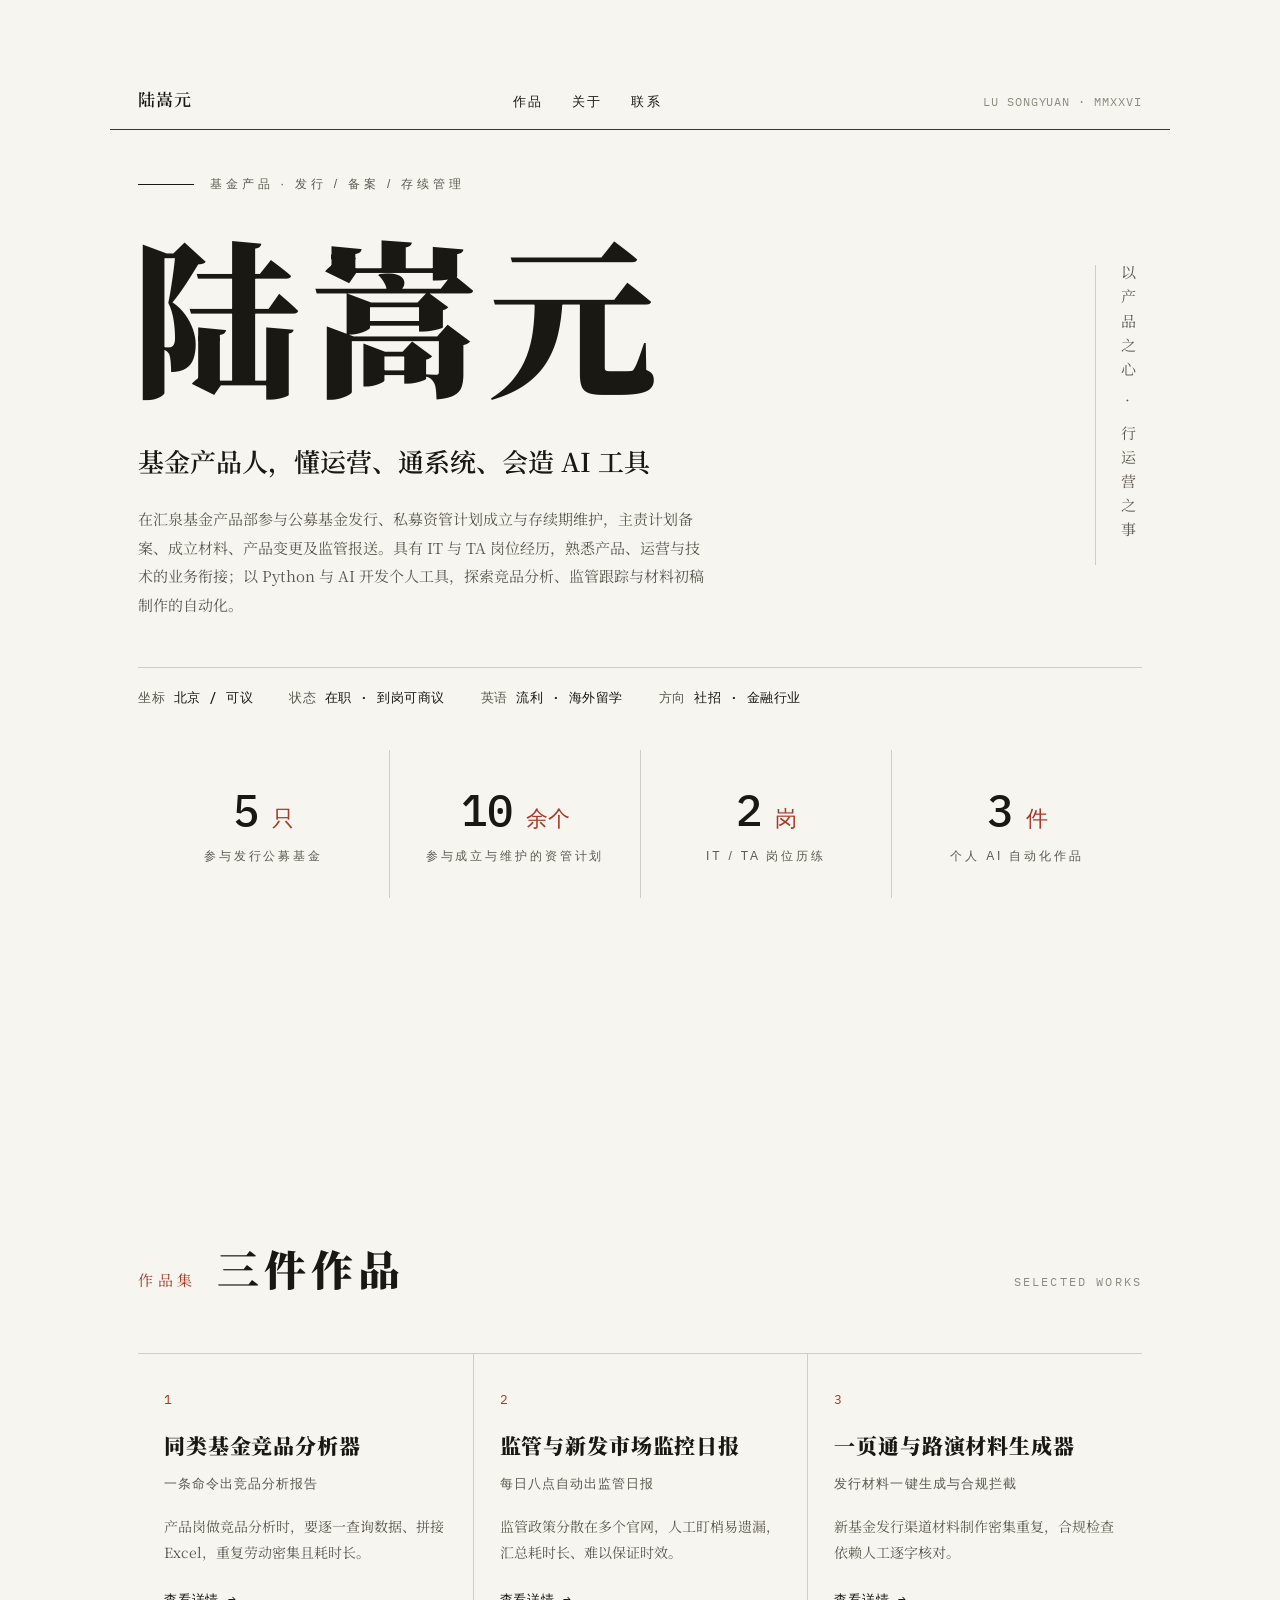
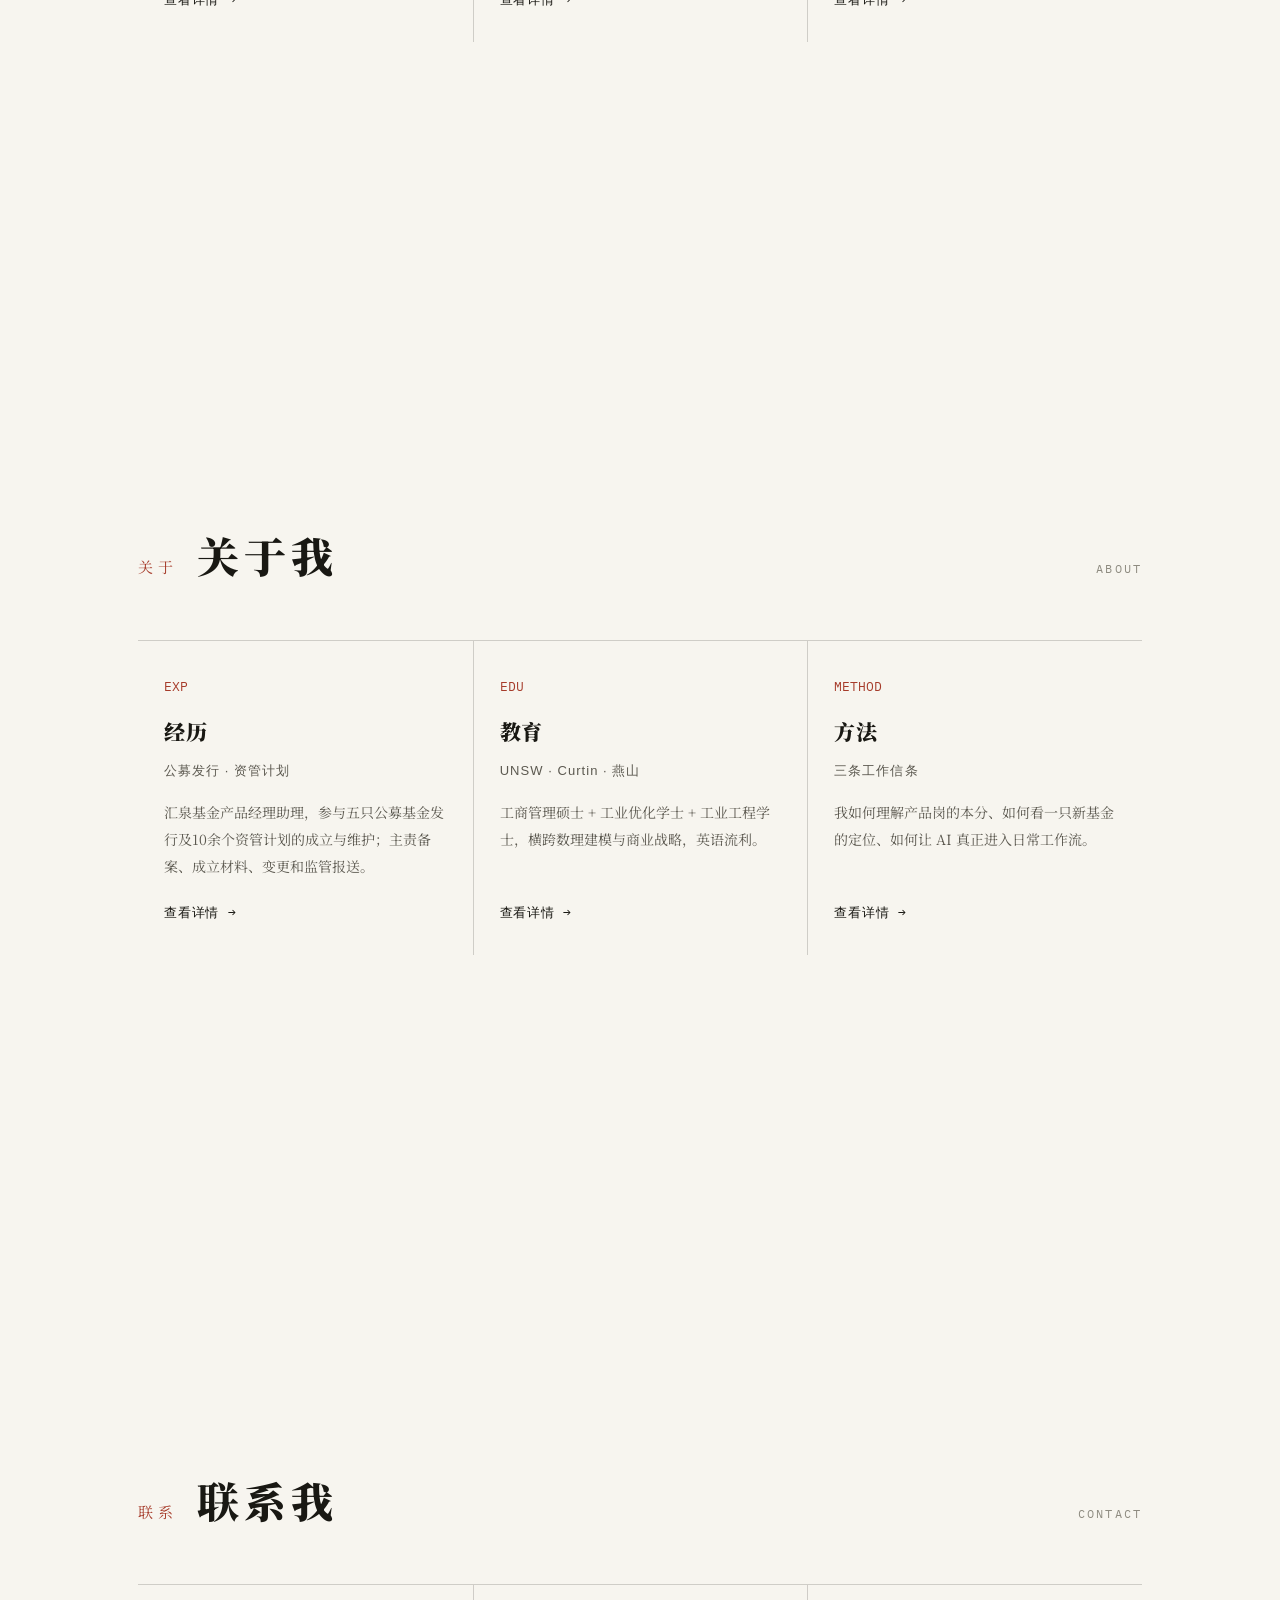
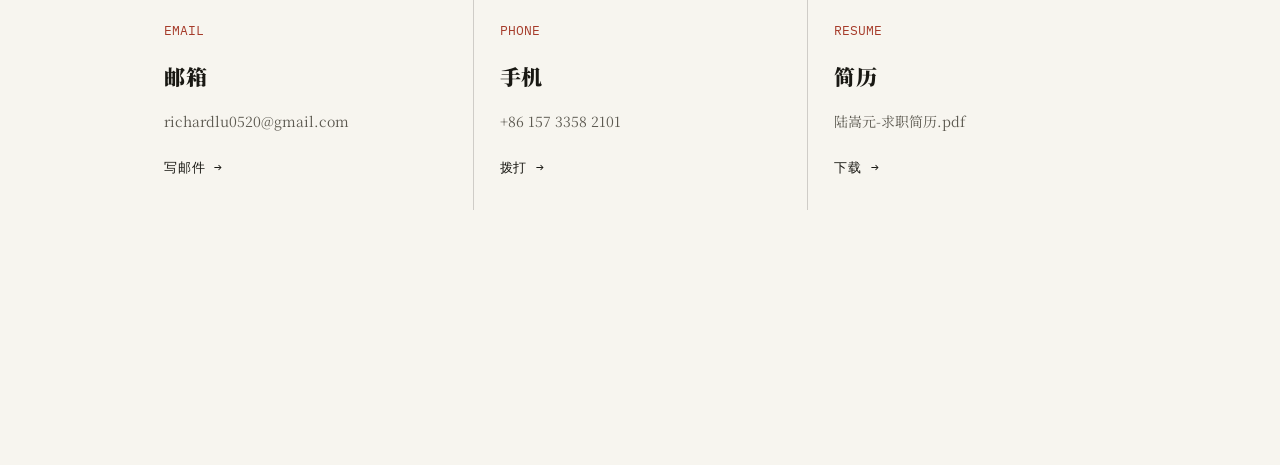
<file: index.html>
<!DOCTYPE html>
<html lang="zh-CN">
<head>
<meta charset="UTF-8">
<meta name="viewport" content="width=device-width, initial-scale=1.0">
<title>陆嵩元 — 基金产品 · 发行与存续管理</title>
<meta name="description" content="陆嵩元的个人作品与简历：汇泉基金产品经理助理，参与公募基金发行及私募资管计划成立与存续期维护，展示三件个人 AI 自动化作品。">
<link rel="preconnect" href="https://fonts.googleapis.com">
<link rel="preconnect" href="https://fonts.gstatic.com" crossorigin>
<link href="https://fonts.googleapis.com/css2?family=Noto+Serif+SC:wght@400;600;900&family=IBM+Plex+Mono:wght@400;500&display=swap" rel="stylesheet">
<link rel="stylesheet" href="/assets/styles.css?v=1783393974">
<script defer src="https://static.cloudflareinsights.com/beacon.min.js" data-cf-beacon='{"token": "c8428e9ed24644728c381ac19852c8ee"}'></script>
</head>
<body>
<div class="page">
<header class="masthead">
  <a class="brand" href="/" aria-current="page">陆嵩元</a>
  <nav>
    <a href="/#zuopin" >作品</a>
    <a href="/#guanyu" >关于</a>
    <a href="/#lianxi" >联系</a>
  </nav>
  <span class="mono">LU SONGYUAN · MMXXVI</span>
</header>


<main class="panels">

<section class="panel" id="overview">
  <div class="panel-inner">
    <section class="hero">
      <div class="hero-vertical">以产品之心 · 行运营之事</div>
      <div class="hero-kicker reveal">
        <span class="rule"></span>
        <span class="label">基金产品 · 发行 / 备案 / 存续管理</span>
      </div>
      <h1 class="name reveal">陆嵩元</h1>
      <p class="hero-tagline reveal">基金产品人，懂运营、通系统、会造 AI 工具</p>
      <p class="hero-intro reveal">在汇泉基金产品部参与公募基金发行、私募资管计划成立与存续期维护，主责计划备案、成立材料、产品变更及监管报送。具有 IT 与 TA 岗位经历，熟悉产品、运营与技术的业务衔接；以 Python 与 AI 开发个人工具，探索竞品分析、监管跟踪与材料初稿制作的自动化。</p>
      <div class="hero-meta reveal">
        <div>坐标 <b>北京 / 可议</b></div>
        <div>状态 <b>在职 · 到岗可商议</b></div>
        <div>英语 <b>流利 · 海外留学</b></div>
        <div>方向 <b>社招 · 金融行业</b></div>
      </div>
    </section>

    <section class="stats">
      <div class="stat reveal"><div class="num"><span class="count" data-to="5">0</span><em> 只</em></div><div class="cap">参与发行公募基金</div></div>
      <div class="stat reveal"><div class="num"><span class="count" data-to="10">0</span><em> 余个</em></div><div class="cap">参与成立与维护的资管计划</div></div>
      <div class="stat reveal"><div class="num"><span class="count" data-to="2">0</span><em> 岗</em></div><div class="cap">IT / TA 岗位历练</div></div>
      <div class="stat reveal"><div class="num"><span class="count" data-to="3">0</span><em> 件</em></div><div class="cap">个人 AI 自动化作品</div></div>
    </section>
  </div>
</section>

<section class="panel" id="zuopin">
  <div class="panel-inner">
    <div class="chapter-head reveal">
      <span class="no">作品集</span>
      <h2>三件作品</h2>
      <span class="en">SELECTED WORKS</span>
    </div>
    <div class="work-cards">
      <a class="work-card reveal" href="/works/fund-tool/">
      <span class="wc-idx">1</span>
      <span class="wc-name">同类基金竞品分析器</span>
      <span class="wc-slogan">一条命令出竞品分析报告</span>
      <span class="wc-pain">产品岗做竞品分析时，要逐一查询数据、拼接 Excel，重复劳动密集且耗时长。</span>
      <span class="wc-more">查看详情 <span class="arrow">→</span></span>
    </a>
    <a class="work-card reveal" href="/works/reg-daily/">
      <span class="wc-idx">2</span>
      <span class="wc-name">监管与新发市场监控日报</span>
      <span class="wc-slogan">每日八点自动出监管日报</span>
      <span class="wc-pain">监管政策分散在多个官网，人工盯梢易遗漏，汇总耗时长、难以保证时效。</span>
      <span class="wc-more">查看详情 <span class="arrow">→</span></span>
    </a>
    <a class="work-card reveal" href="/works/pitch-tool/">
      <span class="wc-idx">3</span>
      <span class="wc-name">一页通与路演材料生成器</span>
      <span class="wc-slogan">发行材料一键生成与合规拦截</span>
      <span class="wc-pain">新基金发行渠道材料制作密集重复，合规检查依赖人工逐字核对。</span>
      <span class="wc-more">查看详情 <span class="arrow">→</span></span>
    </a>
    </div>
  </div>
</section>

<section class="panel" id="guanyu">
  <div class="panel-inner">
    <div class="chapter-head reveal">
      <span class="no">关于</span>
      <h2>关于我</h2>
      <span class="en">ABOUT</span>
    </div>
    <div class="work-cards">
      <a class="work-card reveal" href="/about/experience/">
      <span class="wc-idx">EXP</span>
      <span class="wc-name">经历</span>
      <span class="wc-slogan">公募发行 · 资管计划</span>
      <span class="wc-pain">汇泉基金产品经理助理，参与五只公募基金发行及10余个资管计划的成立与维护；主责备案、成立材料、变更和监管报送。</span>
      <span class="wc-more">查看详情 <span class="arrow">→</span></span>
    </a>
    <a class="work-card reveal" href="/about/education/">
      <span class="wc-idx">EDU</span>
      <span class="wc-name">教育</span>
      <span class="wc-slogan">UNSW · Curtin · 燕山</span>
      <span class="wc-pain">工商管理硕士 + 工业优化学士 + 工业工程学士，横跨数理建模与商业战略，英语流利。</span>
      <span class="wc-more">查看详情 <span class="arrow">→</span></span>
    </a>
    <a class="work-card reveal" href="/about/method/">
      <span class="wc-idx">METHOD</span>
      <span class="wc-name">方法</span>
      <span class="wc-slogan">三条工作信条</span>
      <span class="wc-pain">我如何理解产品岗的本分、如何看一只新基金的定位、如何让 AI 真正进入日常工作流。</span>
      <span class="wc-more">查看详情 <span class="arrow">→</span></span>
    </a>
    </div>
  </div>
</section>

<section class="panel" id="lianxi">
  <div class="panel-inner">
    <div class="chapter-head reveal">
      <span class="no">联系</span>
      <h2>联系我</h2>
      <span class="en">CONTACT</span>
    </div>
    <div class="work-cards">
      <a class="work-card reveal" href="mailto:richardlu0520@gmail.com">
      <span class="wc-idx">EMAIL</span>
      <span class="wc-name">邮箱</span>
      <span class="wc-pain">richardlu0520@gmail.com</span>
      <span class="wc-more">写邮件 <span class="arrow">→</span></span>
    </a>
    <a class="work-card reveal" href="tel:+8615733582101">
      <span class="wc-idx">PHONE</span>
      <span class="wc-name">手机</span>
      <span class="wc-pain">+86 157 3358 2101</span>
      <span class="wc-more">拨打 <span class="arrow">→</span></span>
    </a>
    <a class="work-card reveal" href="/assets/resume.pdf">
      <span class="wc-idx">RESUME</span>
      <span class="wc-name">简历</span>
      <span class="wc-pain">陆嵩元-求职简历.pdf</span>
      <span class="wc-more">下载 <span class="arrow">→</span></span>
    </a>
    </div>
  </div>
</section>

</main>

</div><!-- /.page -->
<script src="/assets/scripts.js?v=1783393974"></script>
</body>
</html>
</file>
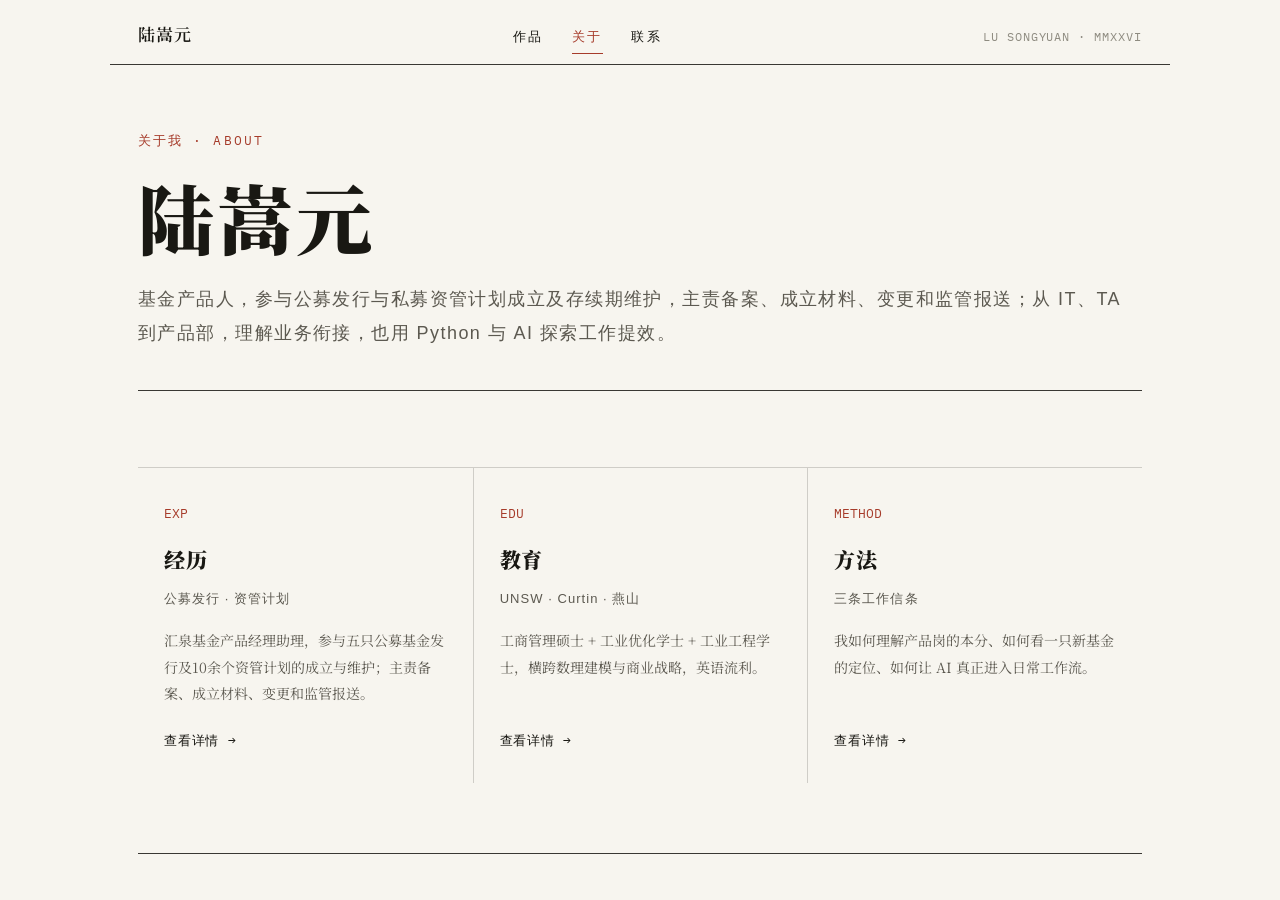
<file: about/index.html>
<!DOCTYPE html>
<html lang="zh-CN">
<head>
<meta charset="UTF-8">
<meta name="viewport" content="width=device-width, initial-scale=1.0">
<title>关于陆嵩元 — 经历 · 教育 · 方法</title>
<meta name="description" content="关于陆嵩元：汇泉基金产品经理助理，公募发行、私募资管计划备案与存续期管理，以及 IT / TA 岗位经历。">
<link rel="preconnect" href="https://fonts.googleapis.com">
<link rel="preconnect" href="https://fonts.gstatic.com" crossorigin>
<link href="https://fonts.googleapis.com/css2?family=Noto+Serif+SC:wght@400;600;900&family=IBM+Plex+Mono:wght@400;500&display=swap" rel="stylesheet">
<link rel="stylesheet" href="/assets/styles.css?v=1783393974">
<script defer src="https://static.cloudflareinsights.com/beacon.min.js" data-cf-beacon='{"token": "c8428e9ed24644728c381ac19852c8ee"}'></script>
</head>
<body>
<div class="page">
<header class="masthead">
  <a class="brand" href="/" >陆嵩元</a>
  <nav>
    <a href="/#zuopin" >作品</a>
    <a href="/#guanyu" aria-current="page">关于</a>
    <a href="/#lianxi" >联系</a>
  </nav>
  <span class="mono">LU SONGYUAN · MMXXVI</span>
</header>


<section class="detail-hero reveal">
  <div class="issue-no">关于我 · ABOUT</div>
  <h1>陆嵩元</h1>
  <p class="d-slogan">基金产品人，参与公募发行与私募资管计划成立及存续期维护，主责备案、成立材料、变更和监管报送；从 IT、TA 到产品部，理解业务衔接，也用 Python 与 AI 探索工作提效。</p>
</section>

<section class="chapter">
  <div class="work-cards">
    <a class="work-card reveal" href="/about/experience/">
      <span class="wc-idx">EXP</span>
      <span class="wc-name">经历</span>
      <span class="wc-slogan">公募发行 · 资管计划</span>
      <span class="wc-pain">汇泉基金产品经理助理，参与五只公募基金发行及10余个资管计划的成立与维护；主责备案、成立材料、变更和监管报送。</span>
      <span class="wc-more">查看详情 <span class="arrow">→</span></span>
    </a>
    <a class="work-card reveal" href="/about/education/">
      <span class="wc-idx">EDU</span>
      <span class="wc-name">教育</span>
      <span class="wc-slogan">UNSW · Curtin · 燕山</span>
      <span class="wc-pain">工商管理硕士 + 工业优化学士 + 工业工程学士，横跨数理建模与商业战略，英语流利。</span>
      <span class="wc-more">查看详情 <span class="arrow">→</span></span>
    </a>
    <a class="work-card reveal" href="/about/method/">
      <span class="wc-idx">METHOD</span>
      <span class="wc-name">方法</span>
      <span class="wc-slogan">三条工作信条</span>
      <span class="wc-pain">我如何理解产品岗的本分、如何看一只新基金的定位、如何让 AI 真正进入日常工作流。</span>
      <span class="wc-more">查看详情 <span class="arrow">→</span></span>
    </a>
  </div>
</section>

</div><!-- /.page -->
<script src="/assets/scripts.js?v=1783393974"></script>
</body>
</html>
</file>
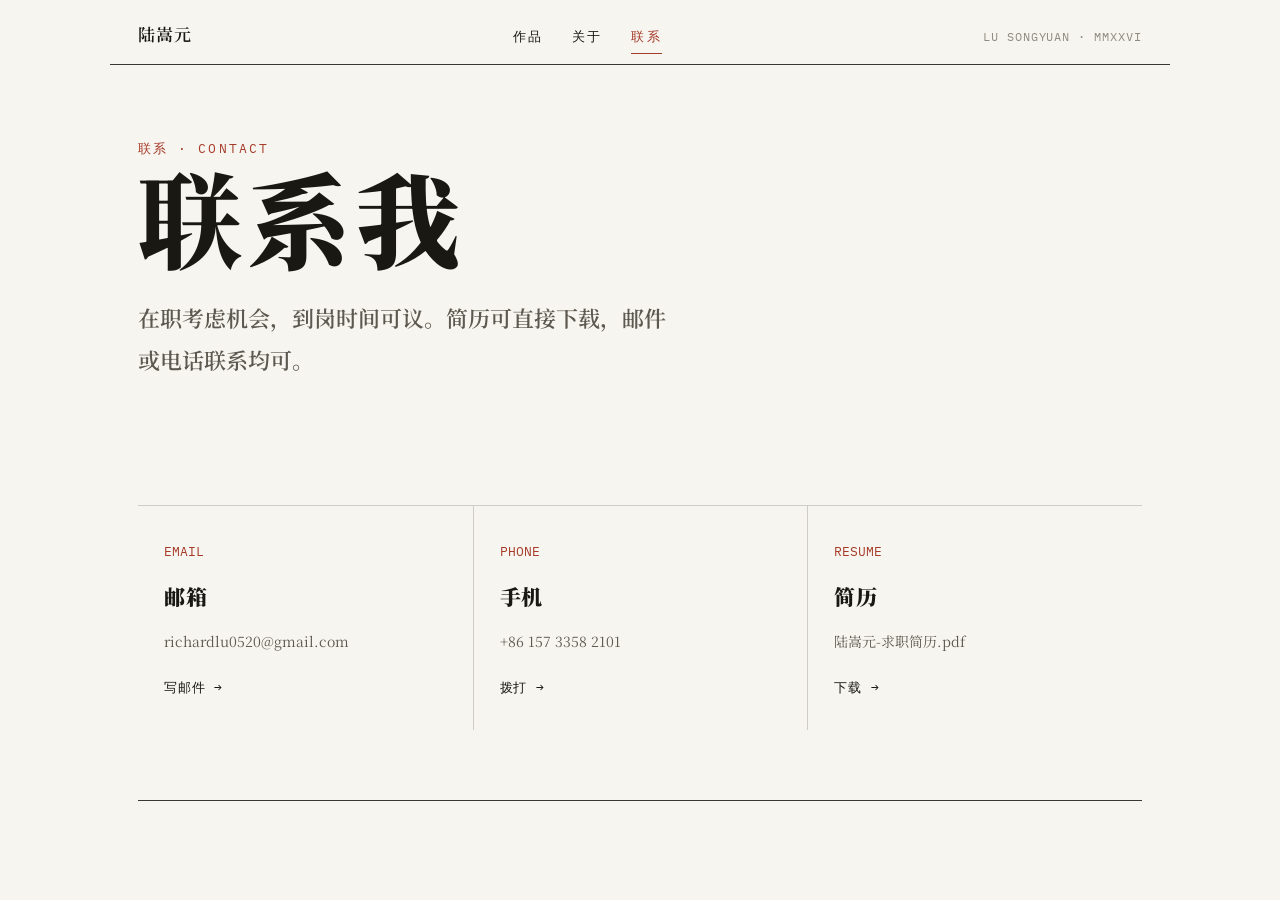
<file: contact/index.html>
<!DOCTYPE html>
<html lang="zh-CN">
<head>
<meta charset="UTF-8">
<meta name="viewport" content="width=device-width, initial-scale=1.0">
<title>联系陆嵩元</title>
<meta name="description" content="邮箱、手机，以及求职简历 PDF 下载。">
<link rel="preconnect" href="https://fonts.googleapis.com">
<link rel="preconnect" href="https://fonts.gstatic.com" crossorigin>
<link href="https://fonts.googleapis.com/css2?family=Noto+Serif+SC:wght@400;600;900&family=IBM+Plex+Mono:wght@400;500&display=swap" rel="stylesheet">
<link rel="stylesheet" href="/assets/styles.css?v=1783393974">
<script defer src="https://static.cloudflareinsights.com/beacon.min.js" data-cf-beacon='{"token": "c8428e9ed24644728c381ac19852c8ee"}'></script>
</head>
<body>
<div class="page">
<header class="masthead">
  <a class="brand" href="/" >陆嵩元</a>
  <nav>
    <a href="/#zuopin" >作品</a>
    <a href="/#guanyu" >关于</a>
    <a href="/#lianxi" aria-current="page">联系</a>
  </nav>
  <span class="mono">LU SONGYUAN · MMXXVI</span>
</header>


<section class="contact-hero reveal">
  <div class="issue-no">联系 · CONTACT</div>
  <h1>联系我</h1>
  <p class="ch-sub">在职考虑机会，到岗时间可议。简历可直接下载，邮件或电话联系均可。</p>
</section>

<section class="chapter">
  <div class="work-cards">
    <a class="work-card reveal" href="mailto:richardlu0520@gmail.com">
      <span class="wc-idx">EMAIL</span>
      <span class="wc-name">邮箱</span>
      <span class="wc-pain">richardlu0520@gmail.com</span>
      <span class="wc-more">写邮件 <span class="arrow">→</span></span>
    </a>
    <a class="work-card reveal" href="tel:+8615733582101">
      <span class="wc-idx">PHONE</span>
      <span class="wc-name">手机</span>
      <span class="wc-pain">+86 157 3358 2101</span>
      <span class="wc-more">拨打 <span class="arrow">→</span></span>
    </a>
    <a class="work-card reveal" href="/assets/resume.pdf">
      <span class="wc-idx">RESUME</span>
      <span class="wc-name">简历</span>
      <span class="wc-pain">陆嵩元-求职简历.pdf</span>
      <span class="wc-more">下载 <span class="arrow">→</span></span>
    </a>
  </div>
</section>

</div><!-- /.page -->
<script src="/assets/scripts.js?v=1783393974"></script>
</body>
</html>
</file>
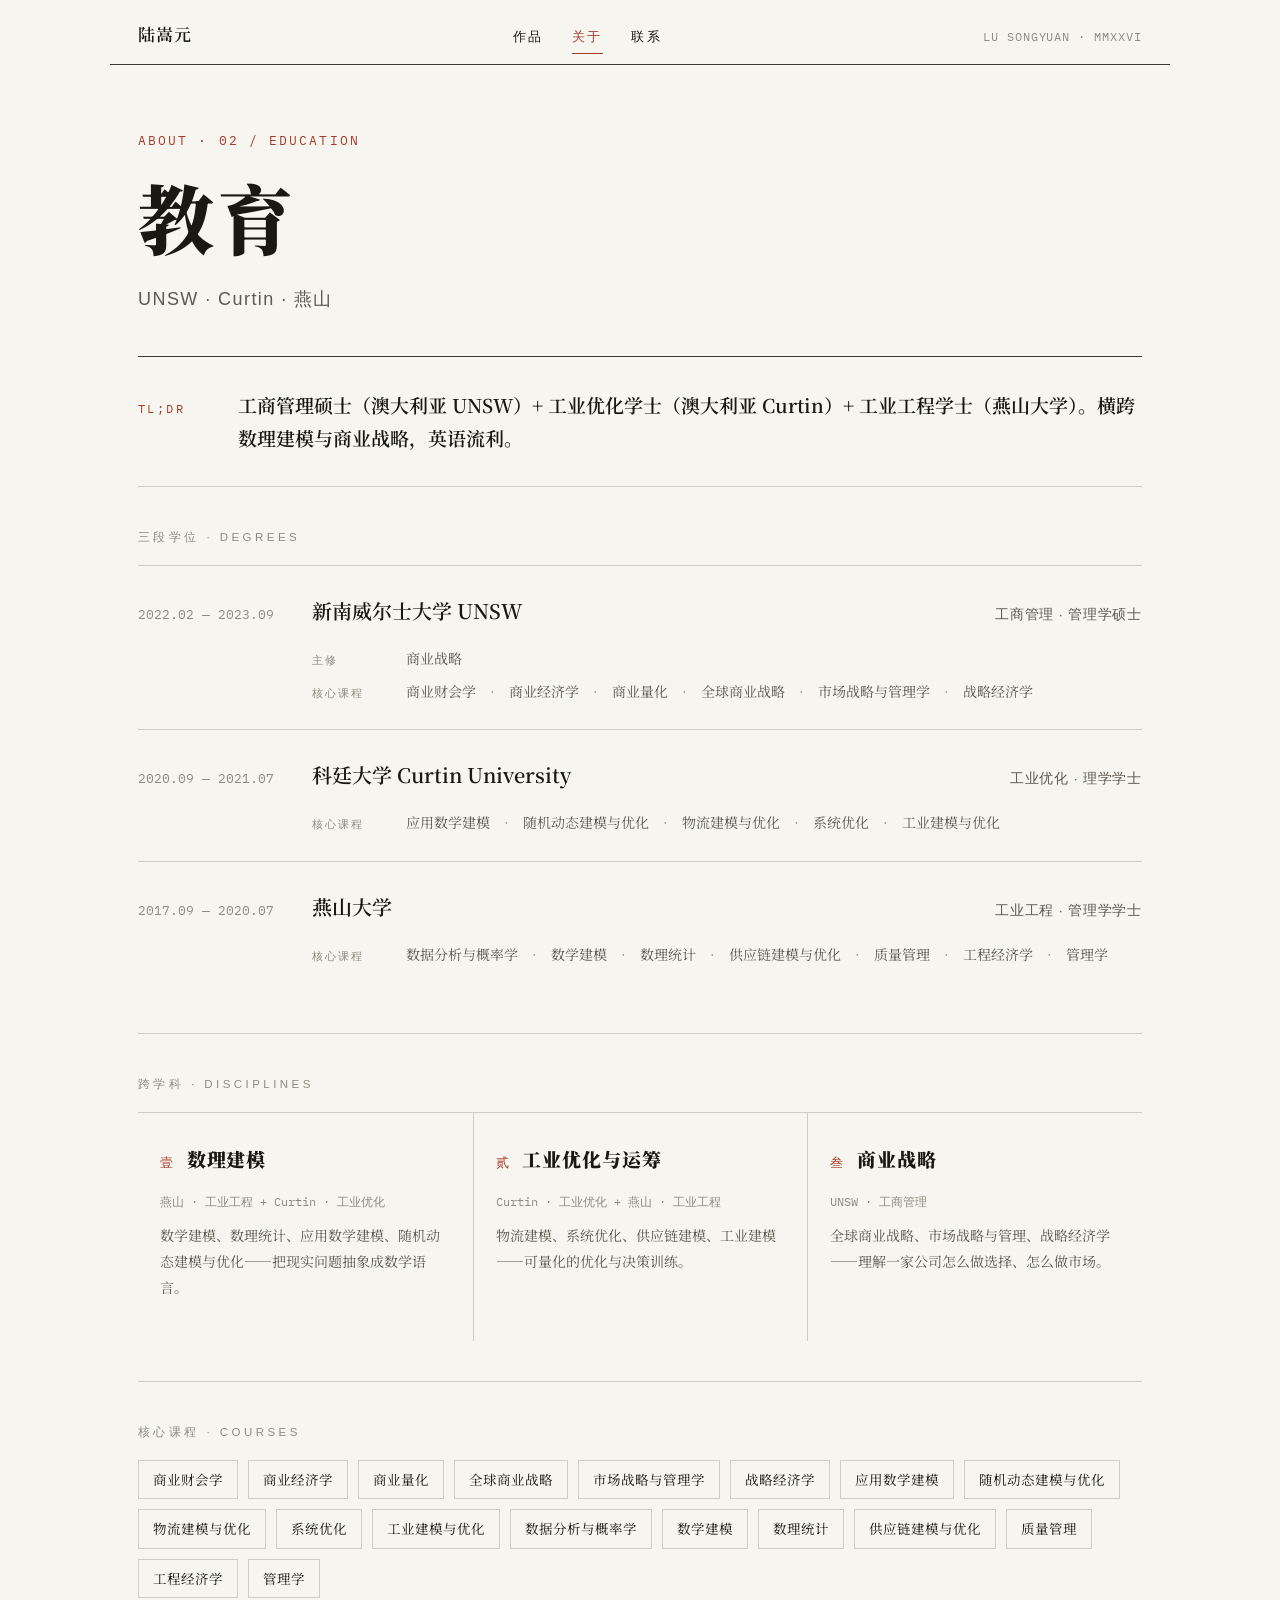
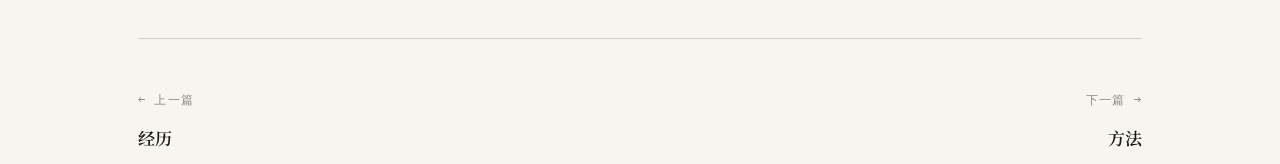
<file: about/education/index.html>
<!DOCTYPE html>
<html lang="zh-CN">
<head>
<meta charset="UTF-8">
<meta name="viewport" content="width=device-width, initial-scale=1.0">
<title>教育 — 陆嵩元</title>
<meta name="description" content="陆嵩元的教育经历：UNSW 工商管理硕士、Curtin 工业优化学士、燕山大学工业工程学士。">
<link rel="preconnect" href="https://fonts.googleapis.com">
<link rel="preconnect" href="https://fonts.gstatic.com" crossorigin>
<link href="https://fonts.googleapis.com/css2?family=Noto+Serif+SC:wght@400;600;900&family=IBM+Plex+Mono:wght@400;500&display=swap" rel="stylesheet">
<link rel="stylesheet" href="/assets/styles.css?v=1783393974">
<script defer src="https://static.cloudflareinsights.com/beacon.min.js" data-cf-beacon='{"token": "c8428e9ed24644728c381ac19852c8ee"}'></script>
</head>
<body>
<div class="page">
<header class="masthead">
  <a class="brand" href="/" >陆嵩元</a>
  <nav>
    <a href="/#zuopin" >作品</a>
    <a href="/#guanyu" aria-current="page">关于</a>
    <a href="/#lianxi" >联系</a>
  </nav>
  <span class="mono">LU SONGYUAN · MMXXVI</span>
</header>


<section class="detail-hero reveal">
  <div class="issue-no">ABOUT · 02 / EDUCATION</div>
  <h1>教育</h1>
  <p class="d-slogan">UNSW · Curtin · 燕山</p>
</section>

<div class="tldr reveal">
  <span class="tl-label">TL;DR</span>
  <p>工商管理硕士（澳大利亚 UNSW）+ 工业优化学士（澳大利亚 Curtin）+ 工业工程学士（燕山大学）。横跨数理建模与商业战略，英语流利。</p>
</div>

<section class="detail-sec reveal">
  <div class="ds-label">三段学位 · DEGREES</div>
    <div class="edu-row reveal">
    <div class="edu-head">
      <span class="period">2022.02 — 2023.09</span>
      <span class="school">新南威尔士大学 UNSW</span>
      <span class="degree">工商管理 · 管理学硕士</span>
    </div>
    <div class="edu-detail">
      <div class="row"><span class="label">主修</span><span class="val">商业战略</span></div>
      <div class="row"><span class="label">核心课程</span><span class="val courses"><span>商业财会学</span><span>商业经济学</span><span>商业量化</span><span>全球商业战略</span><span>市场战略与管理学</span><span>战略经济学</span></span></div>
    </div>
  </div>
  <div class="edu-row reveal">
    <div class="edu-head">
      <span class="period">2020.09 — 2021.07</span>
      <span class="school">科廷大学 Curtin University</span>
      <span class="degree">工业优化 · 理学学士</span>
    </div>
    <div class="edu-detail">
      <div class="row"><span class="label">核心课程</span><span class="val courses"><span>应用数学建模</span><span>随机动态建模与优化</span><span>物流建模与优化</span><span>系统优化</span><span>工业建模与优化</span></span></div>
    </div>
  </div>
  <div class="edu-row reveal">
    <div class="edu-head">
      <span class="period">2017.09 — 2020.07</span>
      <span class="school">燕山大学</span>
      <span class="degree">工业工程 · 管理学学士</span>
    </div>
    <div class="edu-detail">
      <div class="row"><span class="label">核心课程</span><span class="val courses"><span>数据分析与概率学</span><span>数学建模</span><span>数理统计</span><span>供应链建模与优化</span><span>质量管理</span><span>工程经济学</span><span>管理学</span></span></div>
    </div>
  </div>
</section>

<section class="detail-sec reveal">
  <div class="ds-label">跨学科 · DISCIPLINES</div>
  <div class="cross-grid">
    <div class="cross-row reveal"><div class="cr-head"><span class="cr-no">壹</span><span class="cr-name">数理建模</span><span class="cr-from">燕山 · 工业工程 + Curtin · 工业优化</span></div><p class="cr-blurb">数学建模、数理统计、应用数学建模、随机动态建模与优化——把现实问题抽象成数学语言。</p></div>
    <div class="cross-row reveal"><div class="cr-head"><span class="cr-no">贰</span><span class="cr-name">工业优化与运筹</span><span class="cr-from">Curtin · 工业优化 + 燕山 · 工业工程</span></div><p class="cr-blurb">物流建模、系统优化、供应链建模、工业建模——可量化的优化与决策训练。</p></div>
    <div class="cross-row reveal"><div class="cr-head"><span class="cr-no">叁</span><span class="cr-name">商业战略</span><span class="cr-from">UNSW · 工商管理</span></div><p class="cr-blurb">全球商业战略、市场战略与管理、战略经济学——理解一家公司怎么做选择、怎么做市场。</p></div>
  </div>
</section>

<section class="detail-sec reveal">
  <div class="ds-label">核心课程 · COURSES</div>
  <div class="ts-tags ts-soft"><span>商业财会学</span><span>商业经济学</span><span>商业量化</span><span>全球商业战略</span><span>市场战略与管理学</span><span>战略经济学</span><span>应用数学建模</span><span>随机动态建模与优化</span><span>物流建模与优化</span><span>系统优化</span><span>工业建模与优化</span><span>数据分析与概率学</span><span>数学建模</span><span>数理统计</span><span>供应链建模与优化</span><span>质量管理</span><span>工程经济学</span><span>管理学</span></div>
</section>

<nav class="pager reveal">
  <a class="prev" href="/about/experience/"><span class="pg-dir">← 上一篇</span><span class="pg-name">经历</span></a>
  <a class="next" href="/about/method/"><span class="pg-dir">下一篇 →</span><span class="pg-name">方法</span></a>
</nav>

</div><!-- /.page -->
<script src="/assets/scripts.js?v=1783393974"></script>
</body>
</html>
</file>
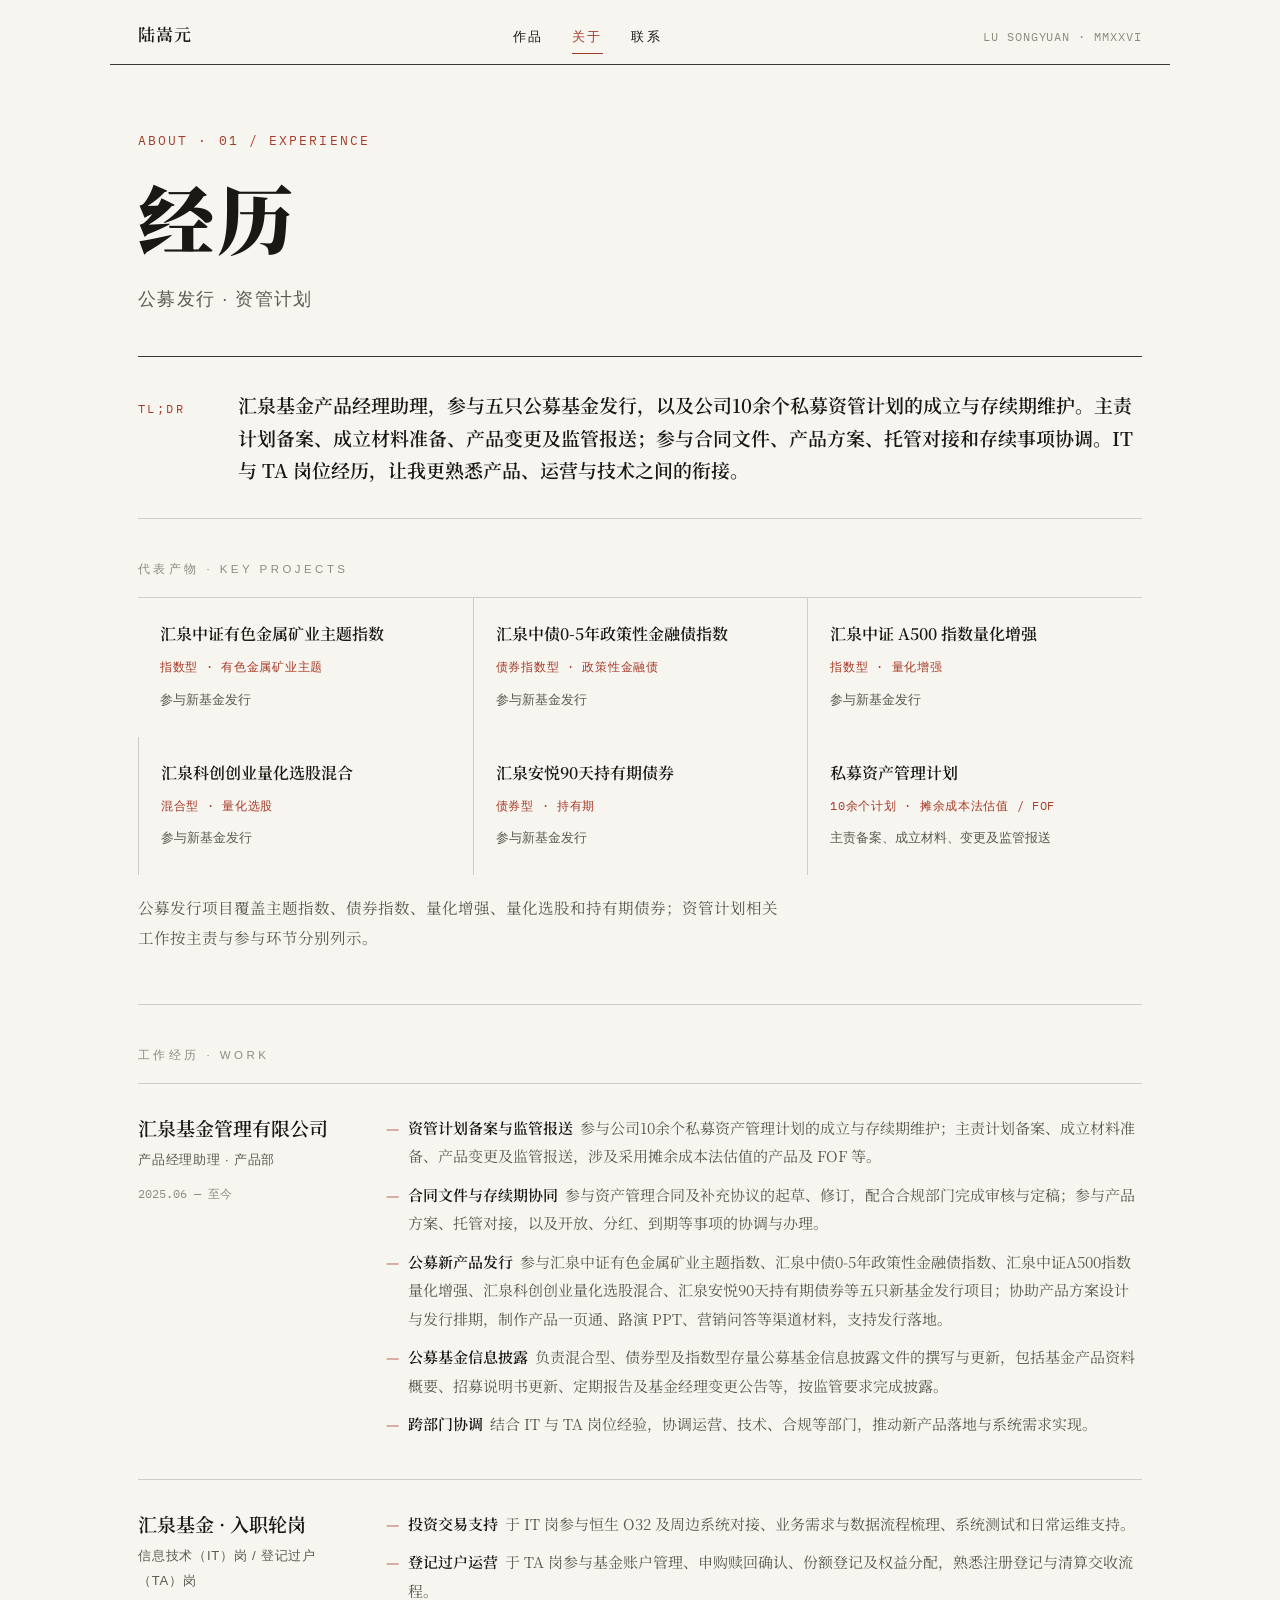
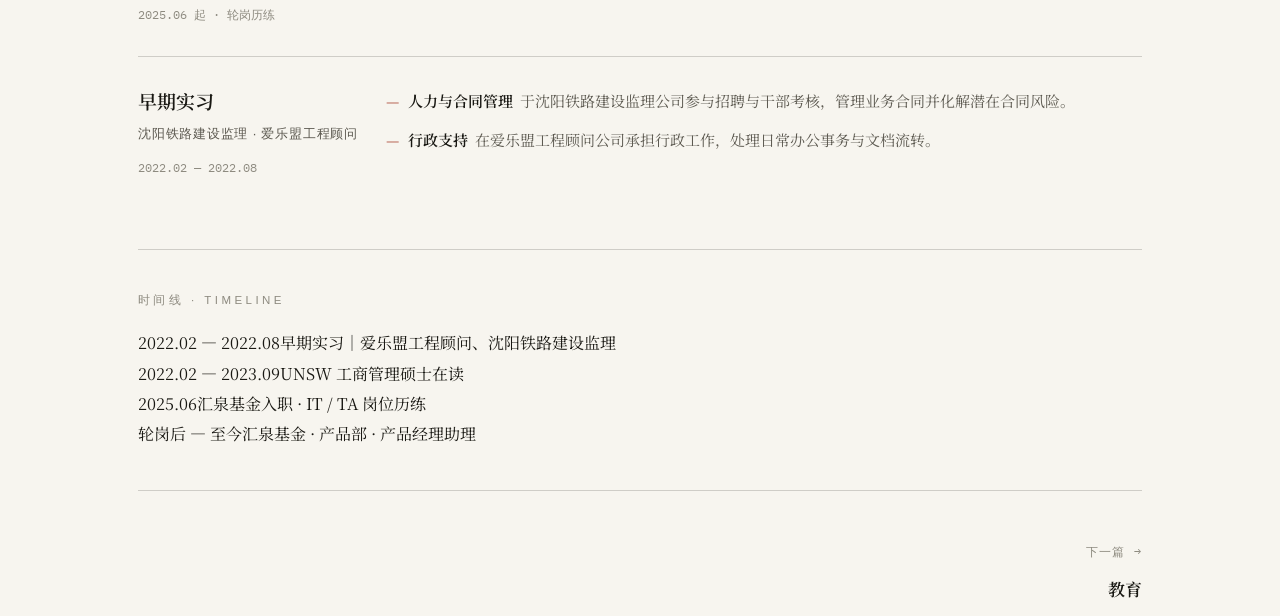
<file: about/experience/index.html>
<!DOCTYPE html>
<html lang="zh-CN">
<head>
<meta charset="UTF-8">
<meta name="viewport" content="width=device-width, initial-scale=1.0">
<title>经历 — 陆嵩元</title>
<meta name="description" content="陆嵩元的工作经历：参与五只公募基金发行及10余个私募资管计划的成立与维护，主责备案、成立材料、产品变更及监管报送，具有 IT / TA 岗位经历。">
<link rel="preconnect" href="https://fonts.googleapis.com">
<link rel="preconnect" href="https://fonts.gstatic.com" crossorigin>
<link href="https://fonts.googleapis.com/css2?family=Noto+Serif+SC:wght@400;600;900&family=IBM+Plex+Mono:wght@400;500&display=swap" rel="stylesheet">
<link rel="stylesheet" href="/assets/styles.css?v=1783393974">
<script defer src="https://static.cloudflareinsights.com/beacon.min.js" data-cf-beacon='{"token": "c8428e9ed24644728c381ac19852c8ee"}'></script>
</head>
<body>
<div class="page">
<header class="masthead">
  <a class="brand" href="/" >陆嵩元</a>
  <nav>
    <a href="/#zuopin" >作品</a>
    <a href="/#guanyu" aria-current="page">关于</a>
    <a href="/#lianxi" >联系</a>
  </nav>
  <span class="mono">LU SONGYUAN · MMXXVI</span>
</header>


<section class="detail-hero reveal">
  <div class="issue-no">ABOUT · 01 / EXPERIENCE</div>
  <h1>经历</h1>
  <p class="d-slogan">公募发行 · 资管计划</p>
</section>

<div class="tldr reveal">
  <span class="tl-label">TL;DR</span>
  <p>汇泉基金产品经理助理，参与五只公募基金发行，以及公司10余个私募资管计划的成立与存续期维护。主责计划备案、成立材料准备、产品变更及监管报送；参与合同文件、产品方案、托管对接和存续事项协调。IT 与 TA 岗位经历，让我更熟悉产品、运营与技术之间的衔接。</p>
</div>

<section class="detail-sec reveal">
  <div class="ds-label">代表产物 · KEY PROJECTS</div>
  <div class="proj-grid">
    <div class="proj-card reveal"><div class="pc-name">汇泉中证有色金属矿业主题指数</div><div class="pc-type">指数型 · 有色金属矿业主题</div><div class="pc-role">参与新基金发行</div></div>
    <div class="proj-card reveal"><div class="pc-name">汇泉中债0-5年政策性金融债指数</div><div class="pc-type">债券指数型 · 政策性金融债</div><div class="pc-role">参与新基金发行</div></div>
    <div class="proj-card reveal"><div class="pc-name">汇泉中证 A500 指数量化增强</div><div class="pc-type">指数型 · 量化增强</div><div class="pc-role">参与新基金发行</div></div>
    <div class="proj-card reveal"><div class="pc-name">汇泉科创创业量化选股混合</div><div class="pc-type">混合型 · 量化选股</div><div class="pc-role">参与新基金发行</div></div>
    <div class="proj-card reveal"><div class="pc-name">汇泉安悦90天持有期债券</div><div class="pc-type">债券型 · 持有期</div><div class="pc-role">参与新基金发行</div></div>
    <div class="proj-card reveal"><div class="pc-name">私募资产管理计划</div><div class="pc-type">10余个计划 · 摊余成本法估值 / FOF</div><div class="pc-role">主责备案、成立材料、变更及监管报送</div></div>
  </div>
  <p class="proj-foot">公募发行项目覆盖主题指数、债券指数、量化增强、量化选股和持有期债券；资管计划相关工作按主责与参与环节分别列示。</p>
</section>

<section class="detail-sec reveal">
  <div class="ds-label">工作经历 · WORK</div>
    <div class="work-block reveal">
    <div class="work-side">
      <div class="org">汇泉基金管理有限公司</div>
      <div class="role">产品经理助理 · 产品部</div>
      <div class="period">2025.06 — 至今</div>
    </div>
    <div class="work-main"><ul>
      <li><b>资管计划备案与监管报送</b>参与公司10余个私募资产管理计划的成立与存续期维护；主责计划备案、成立材料准备、产品变更及监管报送，涉及采用摊余成本法估值的产品及 FOF 等。</li>
      <li><b>合同文件与存续期协同</b>参与资产管理合同及补充协议的起草、修订，配合合规部门完成审核与定稿；参与产品方案、托管对接，以及开放、分红、到期等事项的协调与办理。</li>
      <li><b>公募新产品发行</b>参与汇泉中证有色金属矿业主题指数、汇泉中债0-5年政策性金融债指数、汇泉中证A500指数量化增强、汇泉科创创业量化选股混合、汇泉安悦90天持有期债券等五只新基金发行项目；协助产品方案设计与发行排期，制作产品一页通、路演 PPT、营销问答等渠道材料，支持发行落地。</li>
      <li><b>公募基金信息披露</b>负责混合型、债券型及指数型存量公募基金信息披露文件的撰写与更新，包括基金产品资料概要、招募说明书更新、定期报告及基金经理变更公告等，按监管要求完成披露。</li>
      <li><b>跨部门协调</b>结合 IT 与 TA 岗位经验，协调运营、技术、合规等部门，推动新产品落地与系统需求实现。</li>
    </ul></div>
  </div>
  <div class="work-block reveal">
    <div class="work-side">
      <div class="org">汇泉基金 · 入职轮岗</div>
      <div class="role">信息技术（IT）岗 / 登记过户（TA）岗</div>
      <div class="period">2025.06 起 · 轮岗历练</div>
    </div>
    <div class="work-main"><ul>
      <li><b>投资交易支持</b>于 IT 岗参与恒生 O32 及周边系统对接、业务需求与数据流程梳理、系统测试和日常运维支持。</li>
      <li><b>登记过户运营</b>于 TA 岗参与基金账户管理、申购赎回确认、份额登记及权益分配，熟悉注册登记与清算交收流程。</li>
    </ul></div>
  </div>
  <div class="work-block reveal">
    <div class="work-side">
      <div class="org">早期实习</div>
      <div class="role">沈阳铁路建设监理 · 爱乐盟工程顾问</div>
      <div class="period">2022.02 — 2022.08</div>
    </div>
    <div class="work-main"><ul>
      <li><b>人力与合同管理</b>于沈阳铁路建设监理公司参与招聘与干部考核，管理业务合同并化解潜在合同风险。</li>
      <li><b>行政支持</b>在爱乐盟工程顾问公司承担行政工作，处理日常办公事务与文档流转。</li>
    </ul></div>
  </div>
</section>

<section class="detail-sec reveal">
  <div class="ds-label">时间线 · TIMELINE</div>
  <div class="tl-step"><span class="tl-when">2022.02 — 2022.08</span><span class="tl-what">早期实习｜爱乐盟工程顾问、沈阳铁路建设监理</span></div>
    <div class="tl-step"><span class="tl-when">2022.02 — 2023.09</span><span class="tl-what">UNSW 工商管理硕士在读</span></div>
    <div class="tl-step"><span class="tl-when">2025.06</span><span class="tl-what">汇泉基金入职 · IT / TA 岗位历练</span></div>
    <div class="tl-step"><span class="tl-when">轮岗后 — 至今</span><span class="tl-what">汇泉基金 · 产品部 · 产品经理助理</span></div>
</section>

<nav class="pager reveal">
  <a class="prev disabled"></a>
  <a class="next" href="/about/education/"><span class="pg-dir">下一篇 →</span><span class="pg-name">教育</span></a>
</nav>

</div><!-- /.page -->
<script src="/assets/scripts.js?v=1783393974"></script>
</body>
</html>
</file>
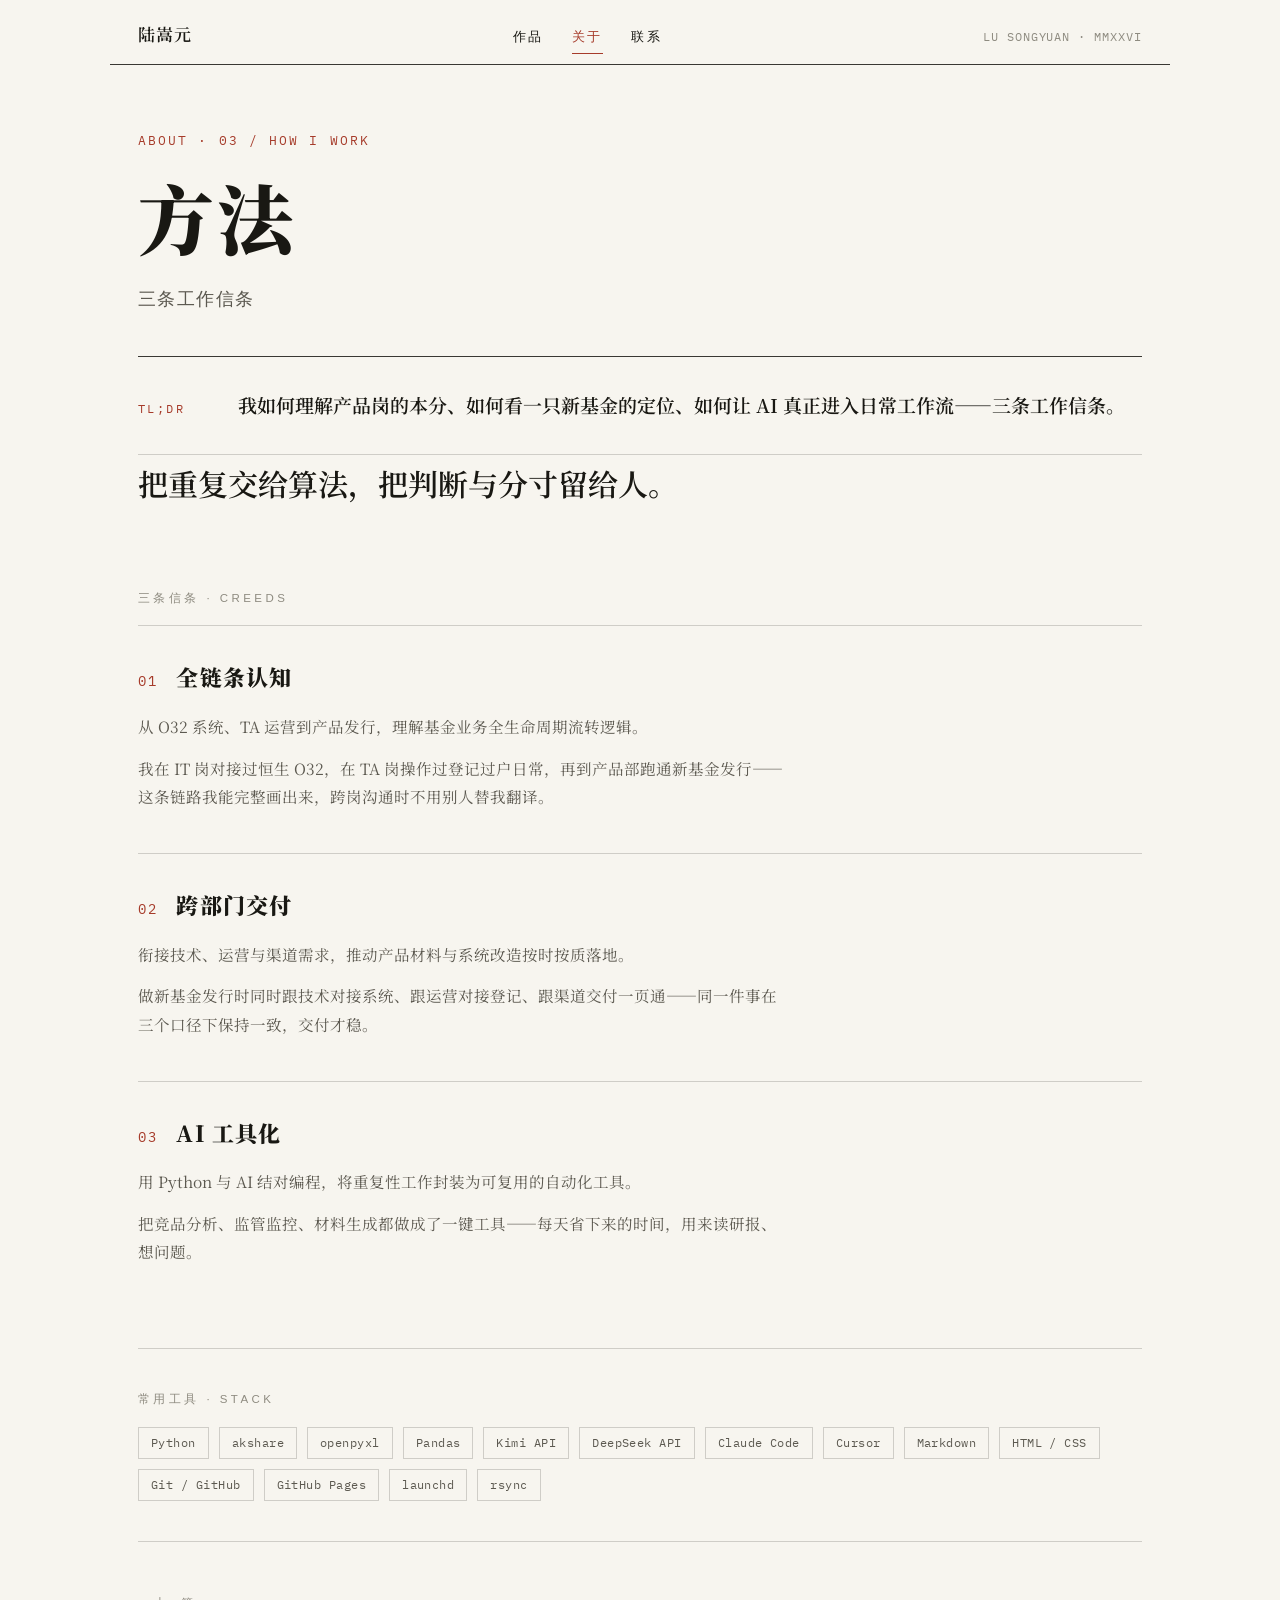
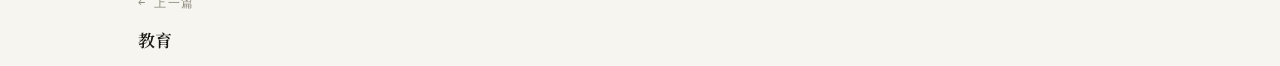
<file: about/method/index.html>
<!DOCTYPE html>
<html lang="zh-CN">
<head>
<meta charset="UTF-8">
<meta name="viewport" content="width=device-width, initial-scale=1.0">
<title>方法 — 陆嵩元</title>
<meta name="description" content="陆嵩元的工作方法与价值观：全链条认知、跨部门交付、AI 工具化。">
<link rel="preconnect" href="https://fonts.googleapis.com">
<link rel="preconnect" href="https://fonts.gstatic.com" crossorigin>
<link href="https://fonts.googleapis.com/css2?family=Noto+Serif+SC:wght@400;600;900&family=IBM+Plex+Mono:wght@400;500&display=swap" rel="stylesheet">
<link rel="stylesheet" href="/assets/styles.css?v=1783393974">
<script defer src="https://static.cloudflareinsights.com/beacon.min.js" data-cf-beacon='{"token": "c8428e9ed24644728c381ac19852c8ee"}'></script>
</head>
<body>
<div class="page">
<header class="masthead">
  <a class="brand" href="/" >陆嵩元</a>
  <nav>
    <a href="/#zuopin" >作品</a>
    <a href="/#guanyu" aria-current="page">关于</a>
    <a href="/#lianxi" >联系</a>
  </nav>
  <span class="mono">LU SONGYUAN · MMXXVI</span>
</header>


<section class="detail-hero reveal">
  <div class="issue-no">ABOUT · 03 / HOW I WORK</div>
  <h1>方法</h1>
  <p class="d-slogan">三条工作信条</p>
</section>

<div class="tldr reveal">
  <span class="tl-label">TL;DR</span>
  <p>我如何理解产品岗的本分、如何看一只新基金的定位、如何让 AI 真正进入日常工作流——三条工作信条。</p>
</div>

<p class="foot-line reveal" style="margin-bottom: 36px;">把重复交给算法，把判断与分寸留给人。</p>
<section class="detail-sec reveal">
  <div class="ds-label">三条信条 · CREEDS</div>
  <div class="creed-list">
    <div class="creed reveal"><div class="creed-head"><span class="creed-no">01</span><span class="creed-name">全链条认知</span></div><p class="creed-lead">从 O32 系统、TA 运营到产品发行，理解基金业务全生命周期流转逻辑。</p><p class="creed-ev">我在 IT 岗对接过恒生 O32，在 TA 岗操作过登记过户日常，再到产品部跑通新基金发行——这条链路我能完整画出来，跨岗沟通时不用别人替我翻译。</p></div>
    <div class="creed reveal"><div class="creed-head"><span class="creed-no">02</span><span class="creed-name">跨部门交付</span></div><p class="creed-lead">衔接技术、运营与渠道需求，推动产品材料与系统改造按时按质落地。</p><p class="creed-ev">做新基金发行时同时跟技术对接系统、跟运营对接登记、跟渠道交付一页通——同一件事在三个口径下保持一致，交付才稳。</p></div>
    <div class="creed reveal"><div class="creed-head"><span class="creed-no">03</span><span class="creed-name">AI 工具化</span></div><p class="creed-lead">用 Python 与 AI 结对编程，将重复性工作封装为可复用的自动化工具。</p><p class="creed-ev">把竞品分析、监管监控、材料生成都做成了一键工具——每天省下来的时间，用来读研报、想问题。</p></div>
  </div>
</section>

<section class="detail-sec reveal">
  <div class="ds-label">常用工具 · STACK</div>
  <div class="ts-tags"><span>Python</span><span>akshare</span><span>openpyxl</span><span>Pandas</span><span>Kimi API</span><span>DeepSeek API</span><span>Claude Code</span><span>Cursor</span><span>Markdown</span><span>HTML / CSS</span><span>Git / GitHub</span><span>GitHub Pages</span><span>launchd</span><span>rsync</span></div>
</section>

<nav class="pager reveal">
  <a class="prev" href="/about/education/"><span class="pg-dir">← 上一篇</span><span class="pg-name">教育</span></a>
  <a class="next disabled"></a>
</nav>

</div><!-- /.page -->
<script src="/assets/scripts.js?v=1783393974"></script>
</body>
</html>
</file>
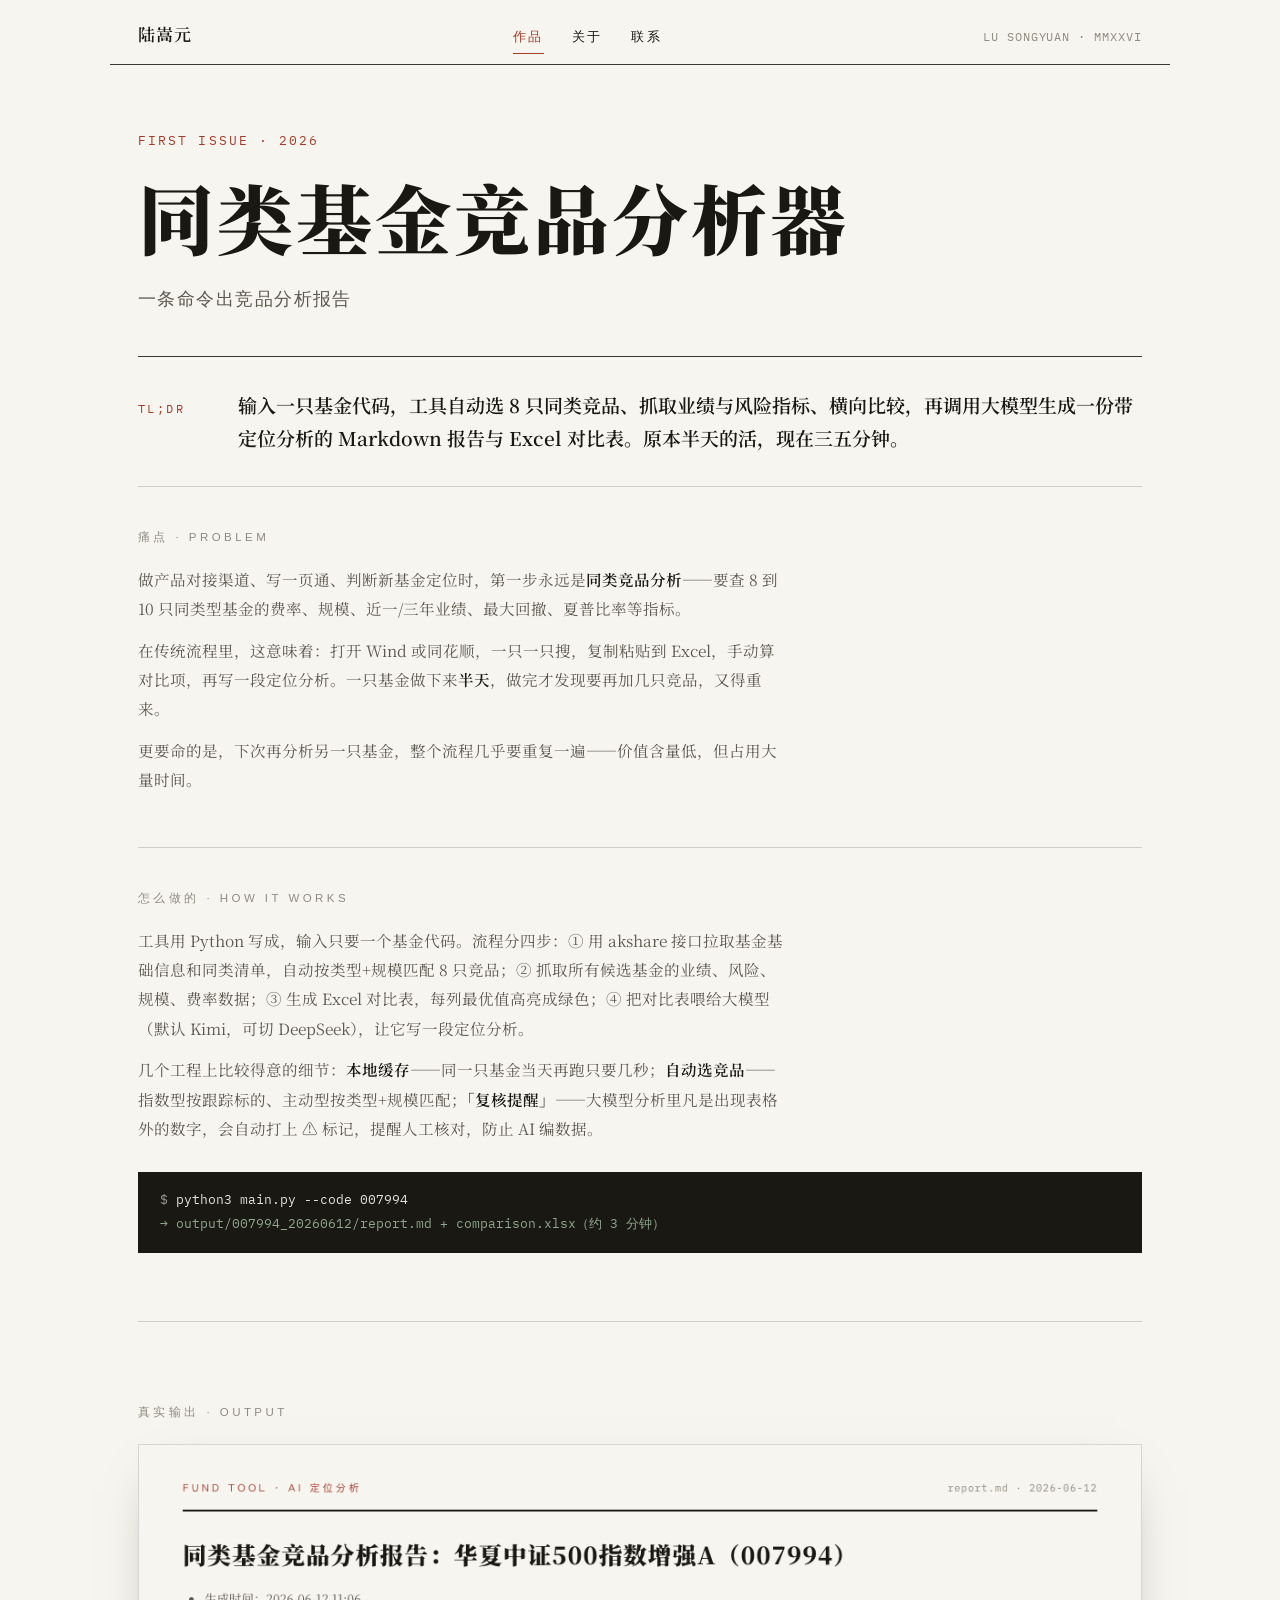
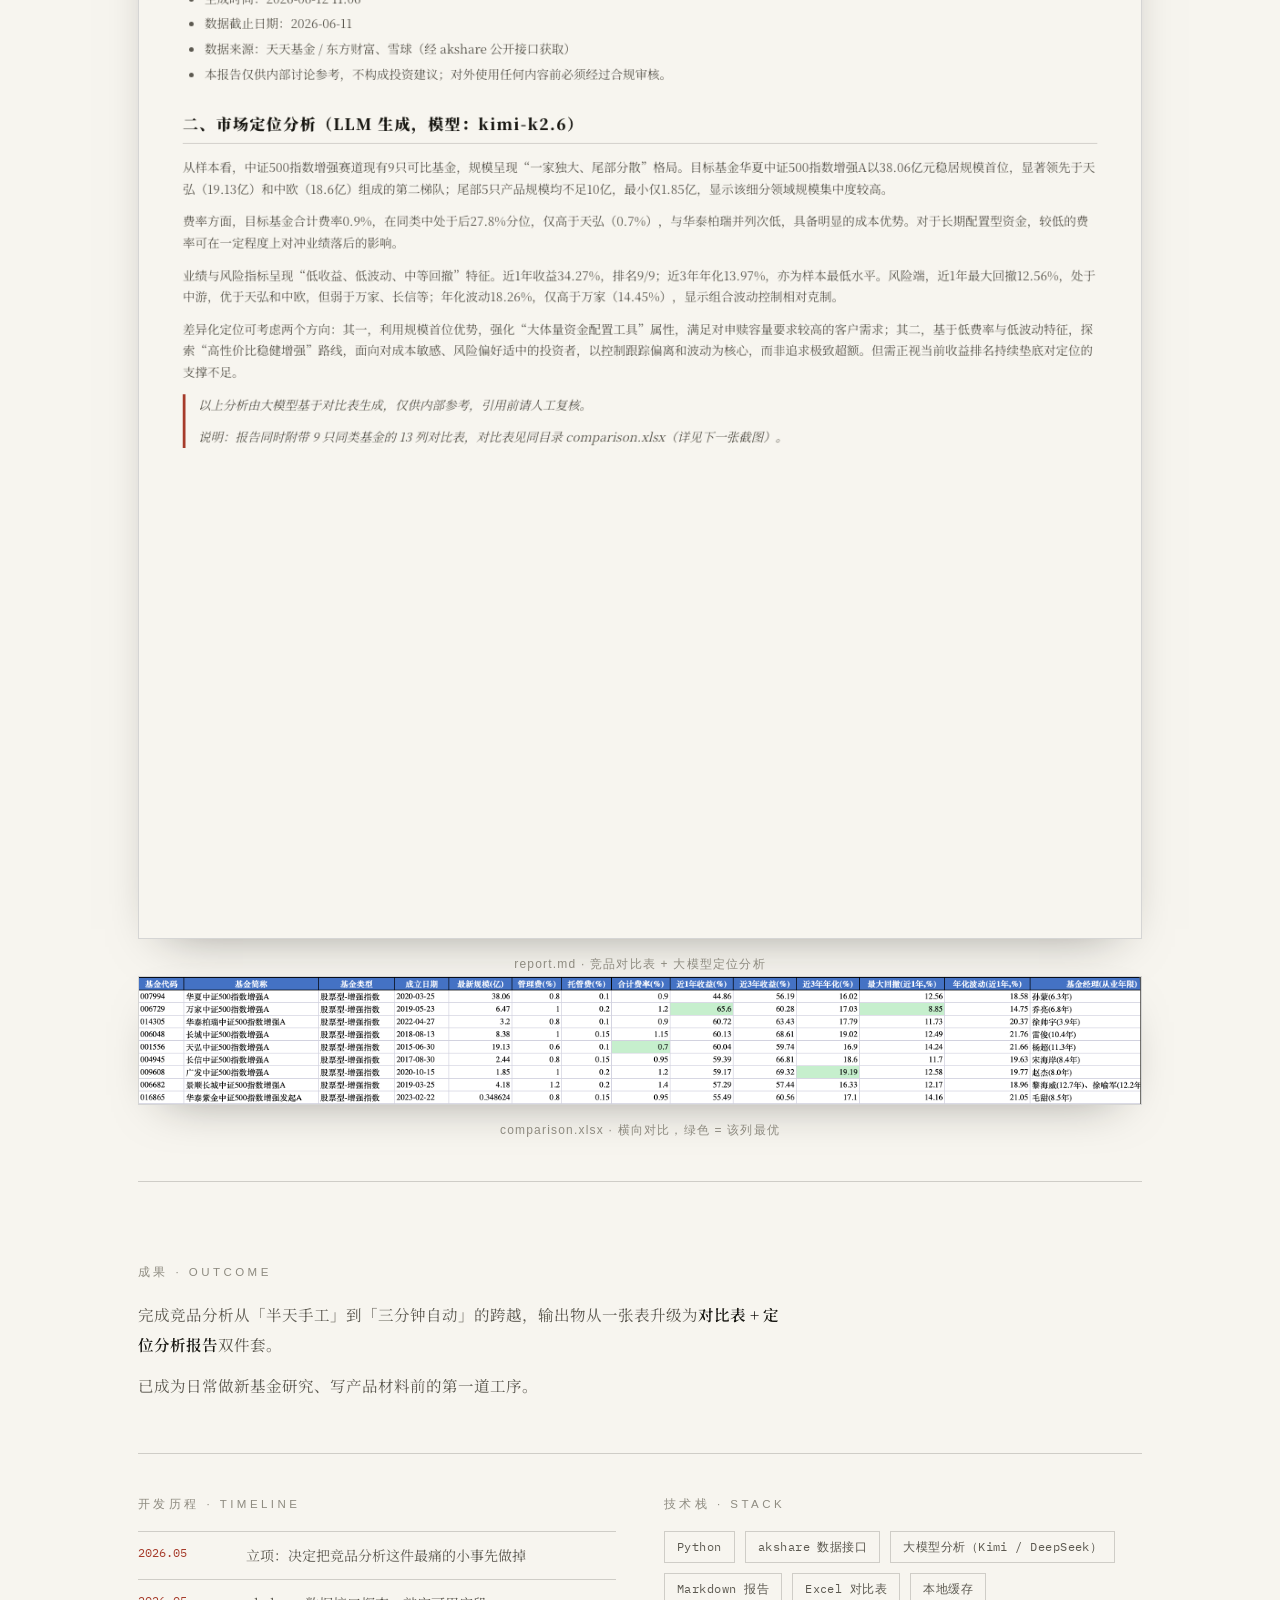
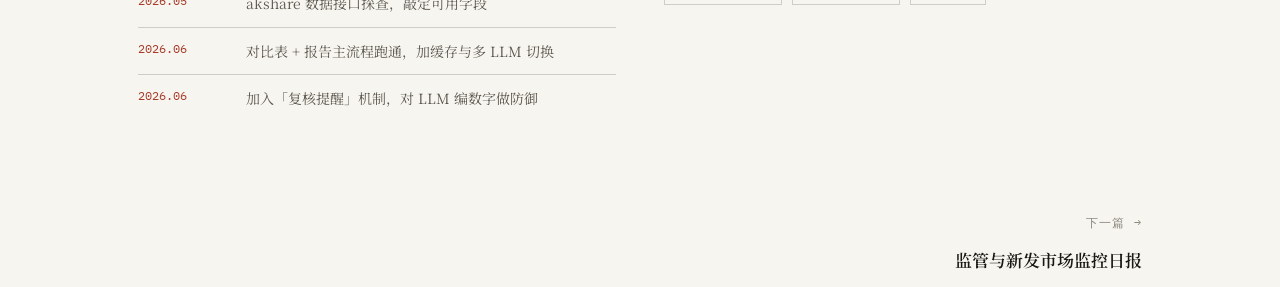
<file: works/fund-tool/index.html>
<!DOCTYPE html>
<html lang="zh-CN">
<head>
<meta charset="UTF-8">
<meta name="viewport" content="width=device-width, initial-scale=1.0">
<title>同类基金竞品分析器 — 陆嵩元</title>
<meta name="description" content="输入一只基金代码，自动产出竞品对比表与定位分析报告。一条命令端到端完成。">
<link rel="preconnect" href="https://fonts.googleapis.com">
<link rel="preconnect" href="https://fonts.gstatic.com" crossorigin>
<link href="https://fonts.googleapis.com/css2?family=Noto+Serif+SC:wght@400;600;900&family=IBM+Plex+Mono:wght@400;500&display=swap" rel="stylesheet">
<link rel="stylesheet" href="/assets/styles.css?v=1783393974">
<script defer src="https://static.cloudflareinsights.com/beacon.min.js" data-cf-beacon='{"token": "c8428e9ed24644728c381ac19852c8ee"}'></script>
</head>
<body>
<div class="page">
<header class="masthead">
  <a class="brand" href="/" >陆嵩元</a>
  <nav>
    <a href="/#zuopin" aria-current="page">作品</a>
    <a href="/#guanyu" >关于</a>
    <a href="/#lianxi" >联系</a>
  </nav>
  <span class="mono">LU SONGYUAN · MMXXVI</span>
</header>


<section class="detail-hero reveal">
  <div class="issue-no">FIRST ISSUE · 2026</div>
  <h1>同类基金竞品分析器</h1>
  <p class="d-slogan">一条命令出竞品分析报告</p>
</section>

<div class="tldr reveal">
  <span class="tl-label">TL;DR</span>
  <p>输入一只基金代码，工具自动选 8 只同类竞品、抓取业绩与风险指标、横向比较，再调用大模型生成一份带定位分析的 Markdown 报告与 Excel 对比表。原本半天的活，现在三五分钟。</p>
</div>

<section class="detail-sec reveal">
  <div class="ds-label">痛点 · PROBLEM</div>
  <p>做产品对接渠道、写一页通、判断新基金定位时，第一步永远是<b>同类竞品分析</b>——要查 8 到 10 只同类型基金的费率、规模、近一/三年业绩、最大回撤、夏普比率等指标。</p>
  <p>在传统流程里，这意味着：打开 Wind 或同花顺，一只一只搜，复制粘贴到 Excel，手动算对比项，再写一段定位分析。一只基金做下来<b>半天</b>，做完才发现要再加几只竞品，又得重来。</p>
  <p>更要命的是，下次再分析另一只基金，整个流程几乎要重复一遍——价值含量低，但占用大量时间。</p>
</section>

<section class="detail-sec reveal">
  <div class="ds-label">怎么做的 · HOW IT WORKS</div>
  <p>工具用 Python 写成，输入只要一个基金代码。流程分四步：① 用 akshare 接口拉取基金基础信息和同类清单，自动按类型+规模匹配 8 只竞品；② 抓取所有候选基金的业绩、风险、规模、费率数据；③ 生成 Excel 对比表，每列最优值高亮成绿色；④ 把对比表喂给大模型（默认 Kimi，可切 DeepSeek），让它写一段定位分析。</p>
  <p>几个工程上比较得意的细节：<b>本地缓存</b>——同一只基金当天再跑只要几秒；<b>自动选竞品</b>——指数型按跟踪标的、主动型按类型+规模匹配；<b>「复核提醒」</b>——大模型分析里凡是出现表格外的数字，会自动打上 ⚠️ 标记，提醒人工核对，防止 AI 编数据。</p>
  <div class="detail-term"><span class="ps">$ </span>python3 main.py --code 007994<br><span class="cmd-out">→ output/007994_20260612/report.md + comparison.xlsx（约 3 分钟）</span></div>
</section>

<section class="shot reveal">
  <div class="ds-label" style="font-family:var(--sans);font-size:11.5px;letter-spacing:0.3em;color:var(--ink-faint);margin-bottom:20px;">真实输出 · OUTPUT</div>
  <div class="shot-frame"><img src="/assets/shots/fund_tool_report.png" alt="report.md · 竞品对比表 + 大模型定位分析" loading="lazy"></div>
  <div class="shot-cap">report.md · 竞品对比表 + 大模型定位分析</div>
  <div class="shot-frame"><img src="/assets/shots/fund_tool_excel.png" alt="comparison.xlsx · 横向对比，绿色 = 该列最优" loading="lazy"></div>
  <div class="shot-cap">comparison.xlsx · 横向对比，绿色 = 该列最优</div>
</section>

<section class="detail-sec reveal">
  <div class="ds-label">成果 · OUTCOME</div>
  <p>完成竞品分析从「半天手工」到「三分钟自动」的跨越，输出物从一张表升级为<b>对比表 + 定位分析报告</b>双件套。</p>
  <p>已成为日常做新基金研究、写产品材料前的第一道工序。</p>
</section>

<div class="detail-foot reveal">
  <div class="timeline">
    <div class="ds-label">开发历程 · TIMELINE</div>
    <div class="tl-step"><span class="tl-when">2026.05</span><span class="tl-what">立项：决定把竞品分析这件最痛的小事先做掉</span></div>
    <div class="tl-step"><span class="tl-when">2026.05</span><span class="tl-what">akshare 数据接口探查，敲定可用字段</span></div>
    <div class="tl-step"><span class="tl-when">2026.06</span><span class="tl-what">对比表 + 报告主流程跑通，加缓存与多 LLM 切换</span></div>
    <div class="tl-step"><span class="tl-when">2026.06</span><span class="tl-what">加入「复核提醒」机制，对 LLM 编数字做防御</span></div>
  </div>
  <div class="tech-stack">
    <div class="ds-label">技术栈 · STACK</div>
    <div class="ts-tags"><span>Python</span><span>akshare 数据接口</span><span>大模型分析（Kimi / DeepSeek）</span><span>Markdown 报告</span><span>Excel 对比表</span><span>本地缓存</span></div>
  </div>
</div>

<nav class="pager reveal">
  <a class="prev disabled"></a>
  <a class="next" href="/works/reg-daily/"><span class="pg-dir">下一篇 →</span><span class="pg-name">监管与新发市场监控日报</span></a>
</nav>

</div><!-- /.page -->
<script src="/assets/scripts.js?v=1783393974"></script>
</body>
</html>
</file>
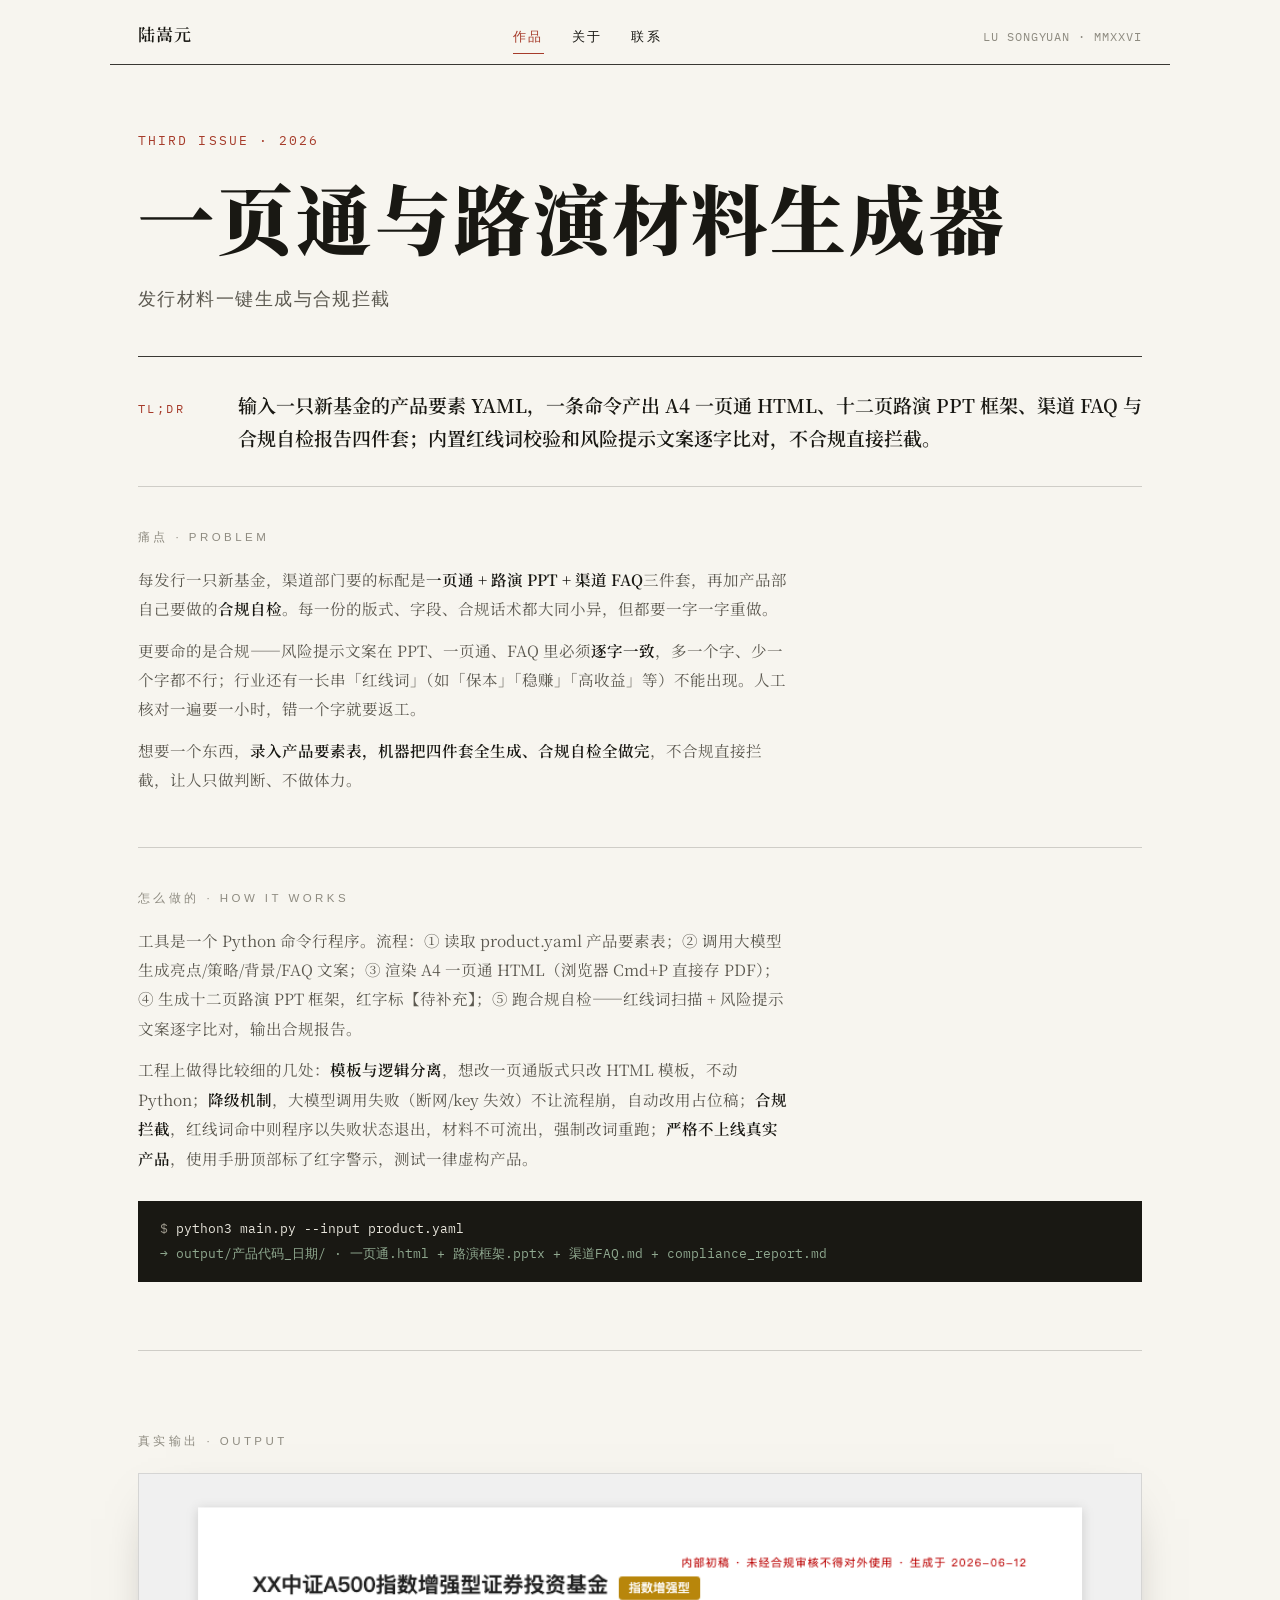
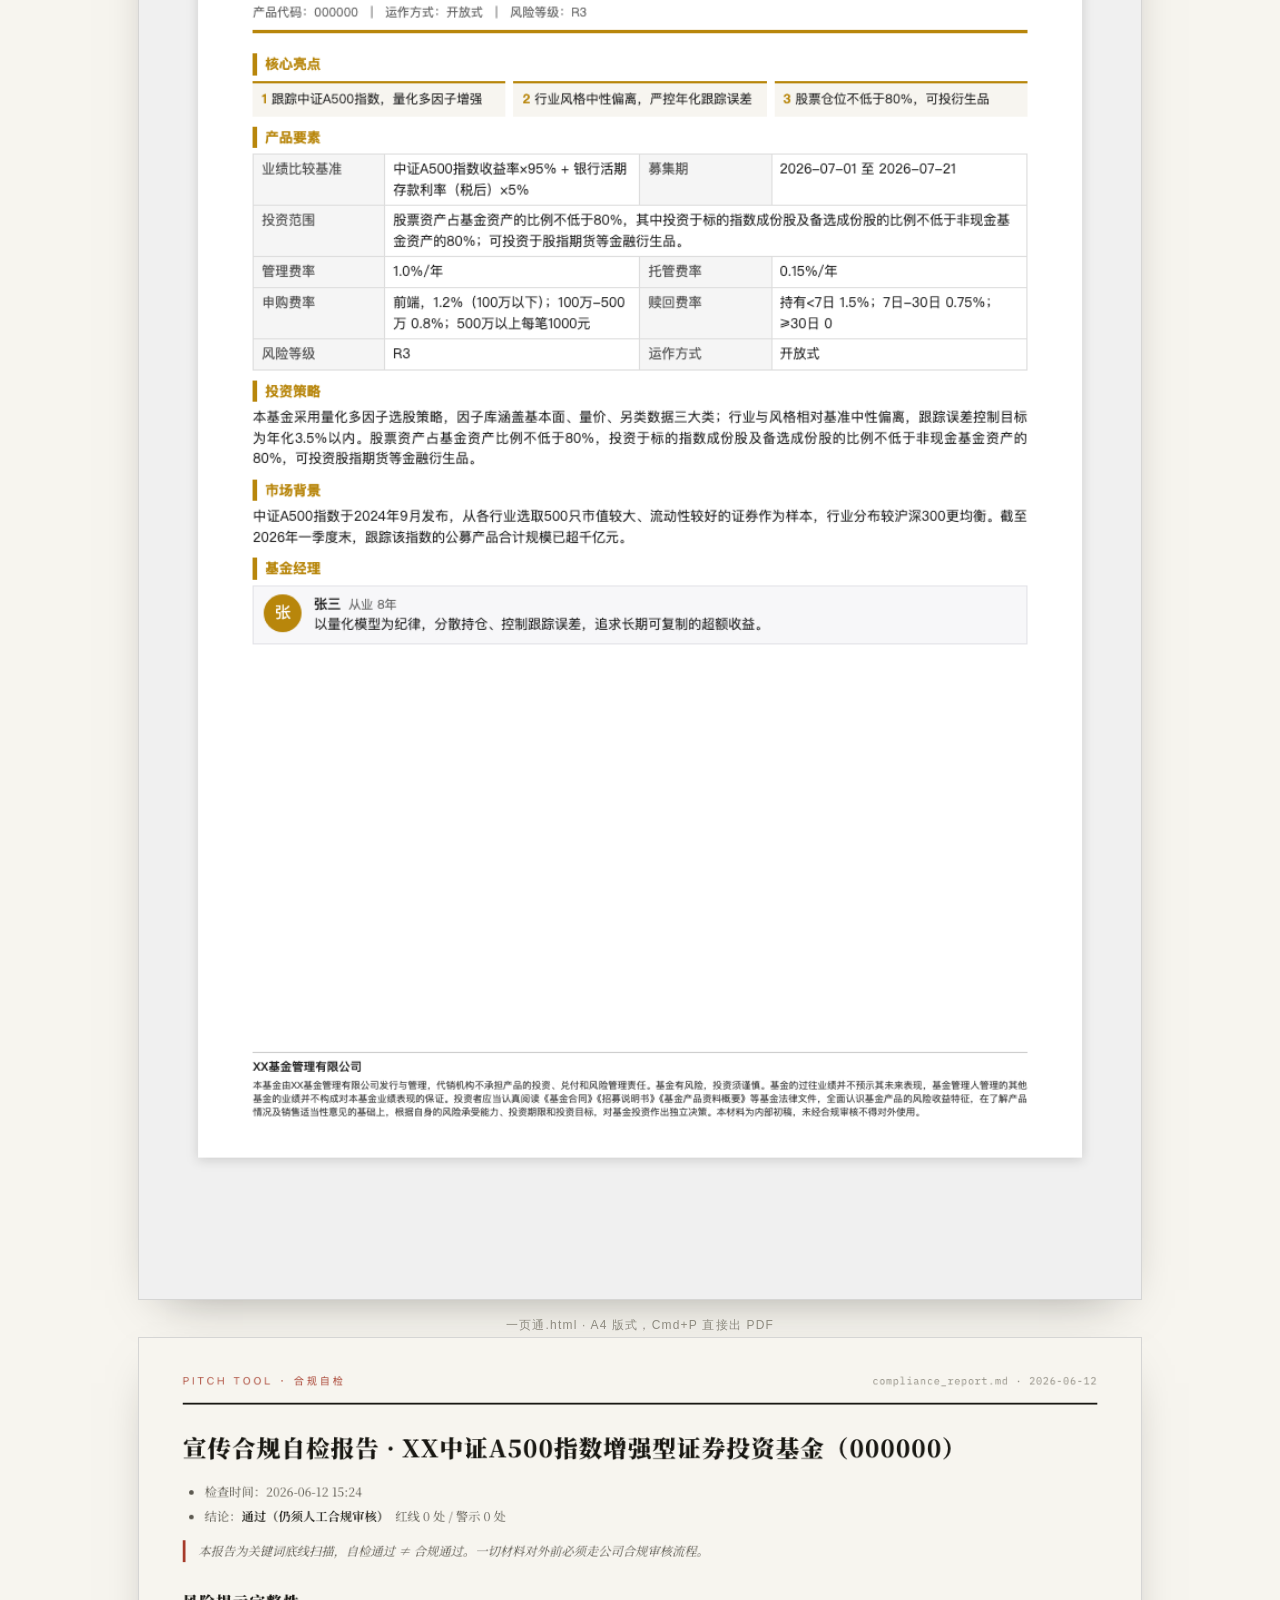
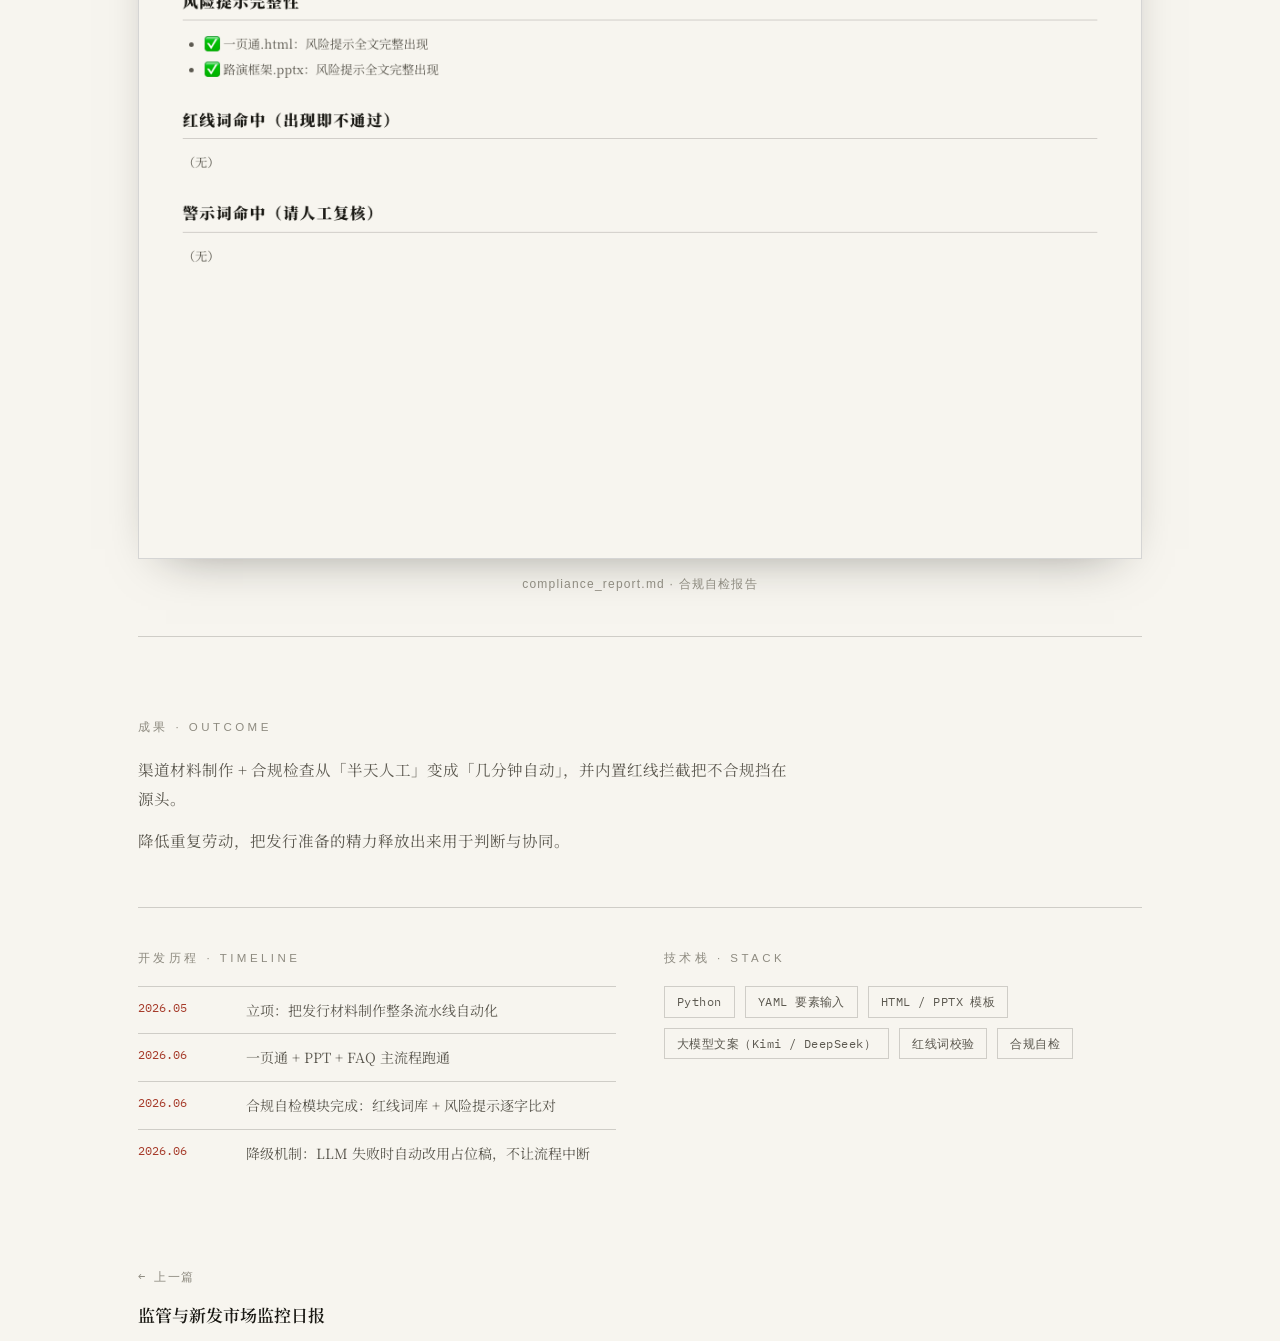
<file: works/pitch-tool/index.html>
<!DOCTYPE html>
<html lang="zh-CN">
<head>
<meta charset="UTF-8">
<meta name="viewport" content="width=device-width, initial-scale=1.0">
<title>一页通与路演材料生成器 — 陆嵩元</title>
<meta name="description" content="输入产品要素 YAML，一条命令生成一页通、路演 PPT、渠道 FAQ 与合规自检报告四件套。">
<link rel="preconnect" href="https://fonts.googleapis.com">
<link rel="preconnect" href="https://fonts.gstatic.com" crossorigin>
<link href="https://fonts.googleapis.com/css2?family=Noto+Serif+SC:wght@400;600;900&family=IBM+Plex+Mono:wght@400;500&display=swap" rel="stylesheet">
<link rel="stylesheet" href="/assets/styles.css?v=1783393974">
<script defer src="https://static.cloudflareinsights.com/beacon.min.js" data-cf-beacon='{"token": "c8428e9ed24644728c381ac19852c8ee"}'></script>
</head>
<body>
<div class="page">
<header class="masthead">
  <a class="brand" href="/" >陆嵩元</a>
  <nav>
    <a href="/#zuopin" aria-current="page">作品</a>
    <a href="/#guanyu" >关于</a>
    <a href="/#lianxi" >联系</a>
  </nav>
  <span class="mono">LU SONGYUAN · MMXXVI</span>
</header>


<section class="detail-hero reveal">
  <div class="issue-no">THIRD ISSUE · 2026</div>
  <h1>一页通与路演材料生成器</h1>
  <p class="d-slogan">发行材料一键生成与合规拦截</p>
</section>

<div class="tldr reveal">
  <span class="tl-label">TL;DR</span>
  <p>输入一只新基金的产品要素 YAML，一条命令产出 A4 一页通 HTML、十二页路演 PPT 框架、渠道 FAQ 与合规自检报告四件套；内置红线词校验和风险提示文案逐字比对，不合规直接拦截。</p>
</div>

<section class="detail-sec reveal">
  <div class="ds-label">痛点 · PROBLEM</div>
  <p>每发行一只新基金，渠道部门要的标配是<b>一页通 + 路演 PPT + 渠道 FAQ</b>三件套，再加产品部自己要做的<b>合规自检</b>。每一份的版式、字段、合规话术都大同小异，但都要一字一字重做。</p>
  <p>更要命的是合规——风险提示文案在 PPT、一页通、FAQ 里必须<b>逐字一致</b>，多一个字、少一个字都不行；行业还有一长串「红线词」（如「保本」「稳赚」「高收益」等）不能出现。人工核对一遍要一小时，错一个字就要返工。</p>
  <p>想要一个东西，<b>录入产品要素表，机器把四件套全生成、合规自检全做完</b>，不合规直接拦截，让人只做判断、不做体力。</p>
</section>

<section class="detail-sec reveal">
  <div class="ds-label">怎么做的 · HOW IT WORKS</div>
  <p>工具是一个 Python 命令行程序。流程：① 读取 product.yaml 产品要素表；② 调用大模型生成亮点/策略/背景/FAQ 文案；③ 渲染 A4 一页通 HTML（浏览器 Cmd+P 直接存 PDF）；④ 生成十二页路演 PPT 框架，红字标【待补充】；⑤ 跑合规自检——红线词扫描 + 风险提示文案逐字比对，输出合规报告。</p>
  <p>工程上做得比较细的几处：<b>模板与逻辑分离</b>，想改一页通版式只改 HTML 模板，不动 Python；<b>降级机制</b>，大模型调用失败（断网/key 失效）不让流程崩，自动改用占位稿；<b>合规拦截</b>，红线词命中则程序以失败状态退出，材料不可流出，强制改词重跑；<b>严格不上线真实产品</b>，使用手册顶部标了红字警示，测试一律虚构产品。</p>
  <div class="detail-term"><span class="ps">$ </span>python3 main.py --input product.yaml<br><span class="cmd-out">→ output/产品代码_日期/ · 一页通.html + 路演框架.pptx + 渠道FAQ.md + compliance_report.md</span></div>
</section>

<section class="shot reveal">
  <div class="ds-label" style="font-family:var(--sans);font-size:11.5px;letter-spacing:0.3em;color:var(--ink-faint);margin-bottom:20px;">真实输出 · OUTPUT</div>
  <div class="shot-frame"><img src="/assets/shots/pitch_tool_onepager.png" alt="一页通.html · A4 版式，Cmd+P 直接出 PDF" loading="lazy"></div>
  <div class="shot-cap">一页通.html · A4 版式，Cmd+P 直接出 PDF</div>
  <div class="shot-frame"><img src="/assets/shots/pitch_tool_compliance.png" alt="compliance_report.md · 合规自检报告" loading="lazy"></div>
  <div class="shot-cap">compliance_report.md · 合规自检报告</div>
</section>

<section class="detail-sec reveal">
  <div class="ds-label">成果 · OUTCOME</div>
  <p>渠道材料制作 + 合规检查从「半天人工」变成「几分钟自动」，并内置红线拦截把不合规挡在源头。</p>
  <p>降低重复劳动，把发行准备的精力释放出来用于判断与协同。</p>
</section>

<div class="detail-foot reveal">
  <div class="timeline">
    <div class="ds-label">开发历程 · TIMELINE</div>
    <div class="tl-step"><span class="tl-when">2026.05</span><span class="tl-what">立项：把发行材料制作整条流水线自动化</span></div>
    <div class="tl-step"><span class="tl-when">2026.06</span><span class="tl-what">一页通 + PPT + FAQ 主流程跑通</span></div>
    <div class="tl-step"><span class="tl-when">2026.06</span><span class="tl-what">合规自检模块完成：红线词库 + 风险提示逐字比对</span></div>
    <div class="tl-step"><span class="tl-when">2026.06</span><span class="tl-what">降级机制：LLM 失败时自动改用占位稿，不让流程中断</span></div>
  </div>
  <div class="tech-stack">
    <div class="ds-label">技术栈 · STACK</div>
    <div class="ts-tags"><span>Python</span><span>YAML 要素输入</span><span>HTML / PPTX 模板</span><span>大模型文案（Kimi / DeepSeek）</span><span>红线词校验</span><span>合规自检</span></div>
  </div>
</div>

<nav class="pager reveal">
  <a class="prev" href="/works/reg-daily/"><span class="pg-dir">← 上一篇</span><span class="pg-name">监管与新发市场监控日报</span></a>
  <a class="next disabled"></a>
</nav>

</div><!-- /.page -->
<script src="/assets/scripts.js?v=1783393974"></script>
</body>
</html>
</file>
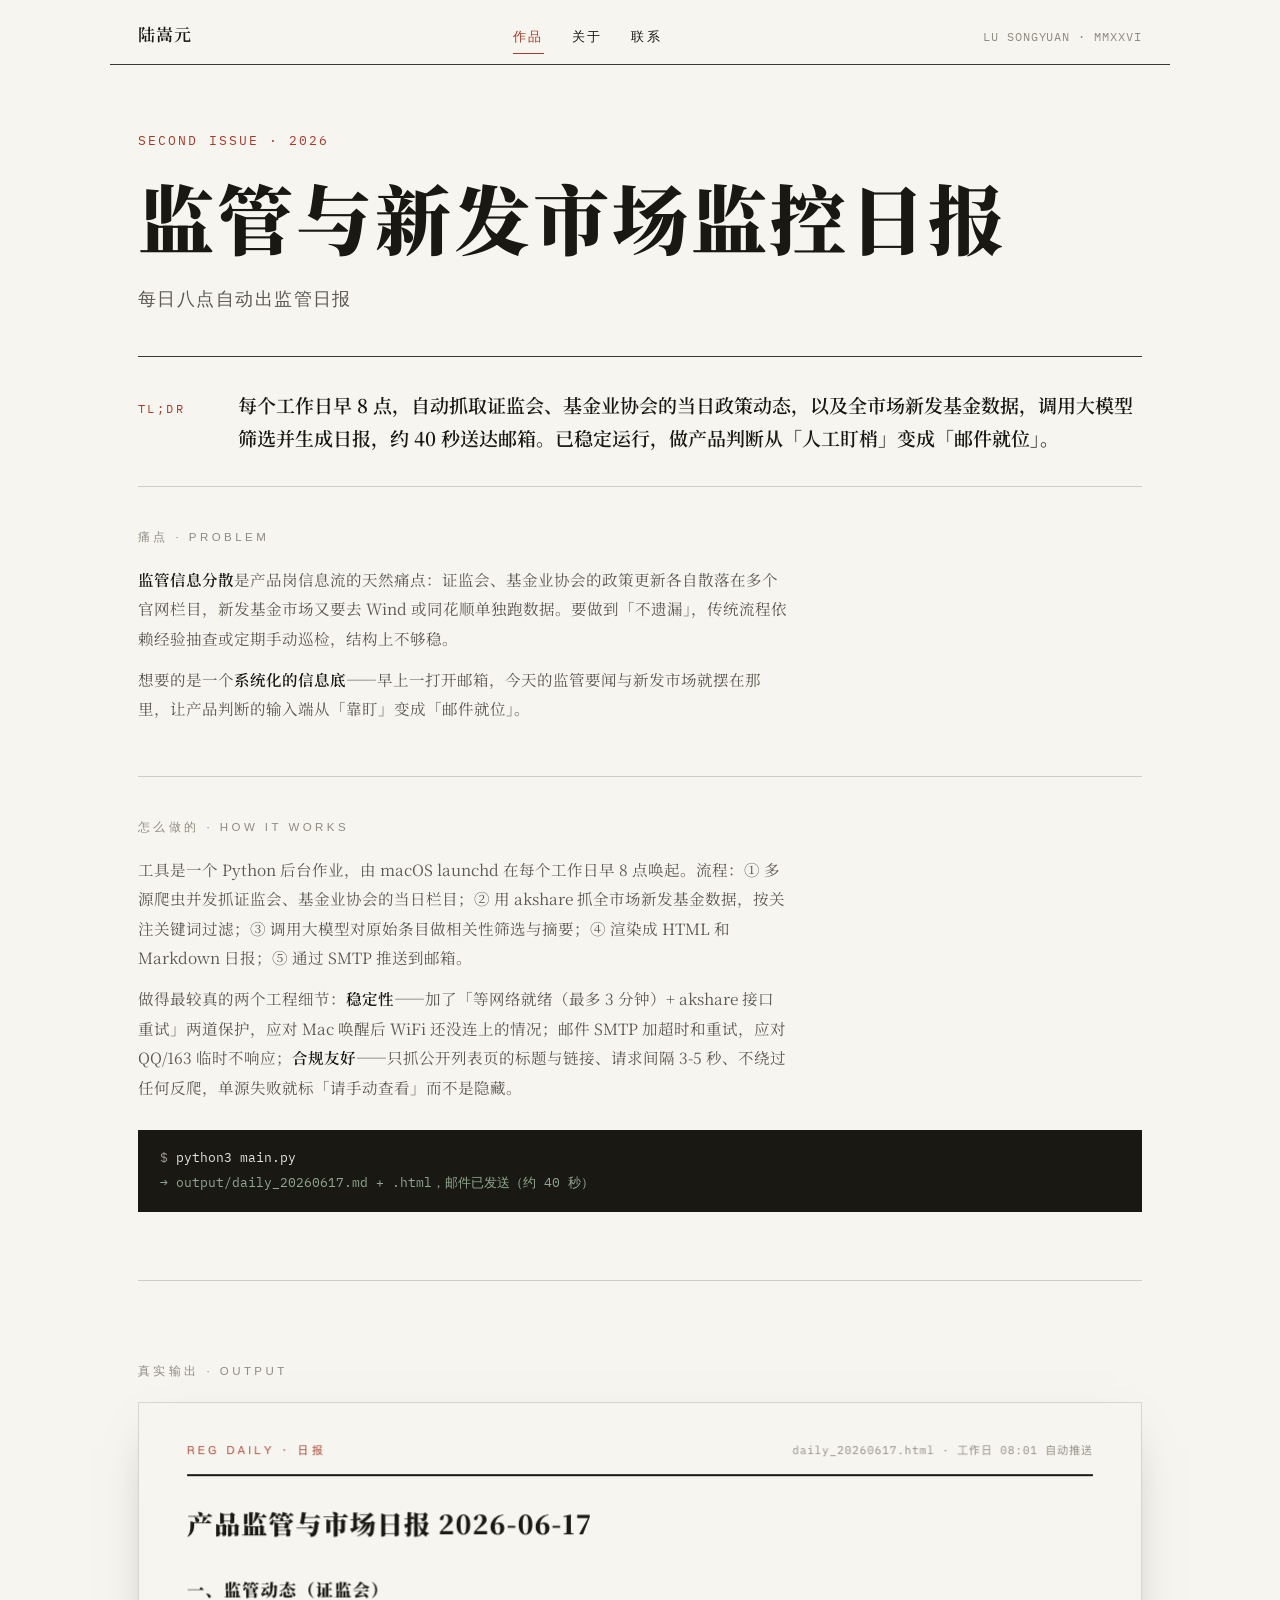
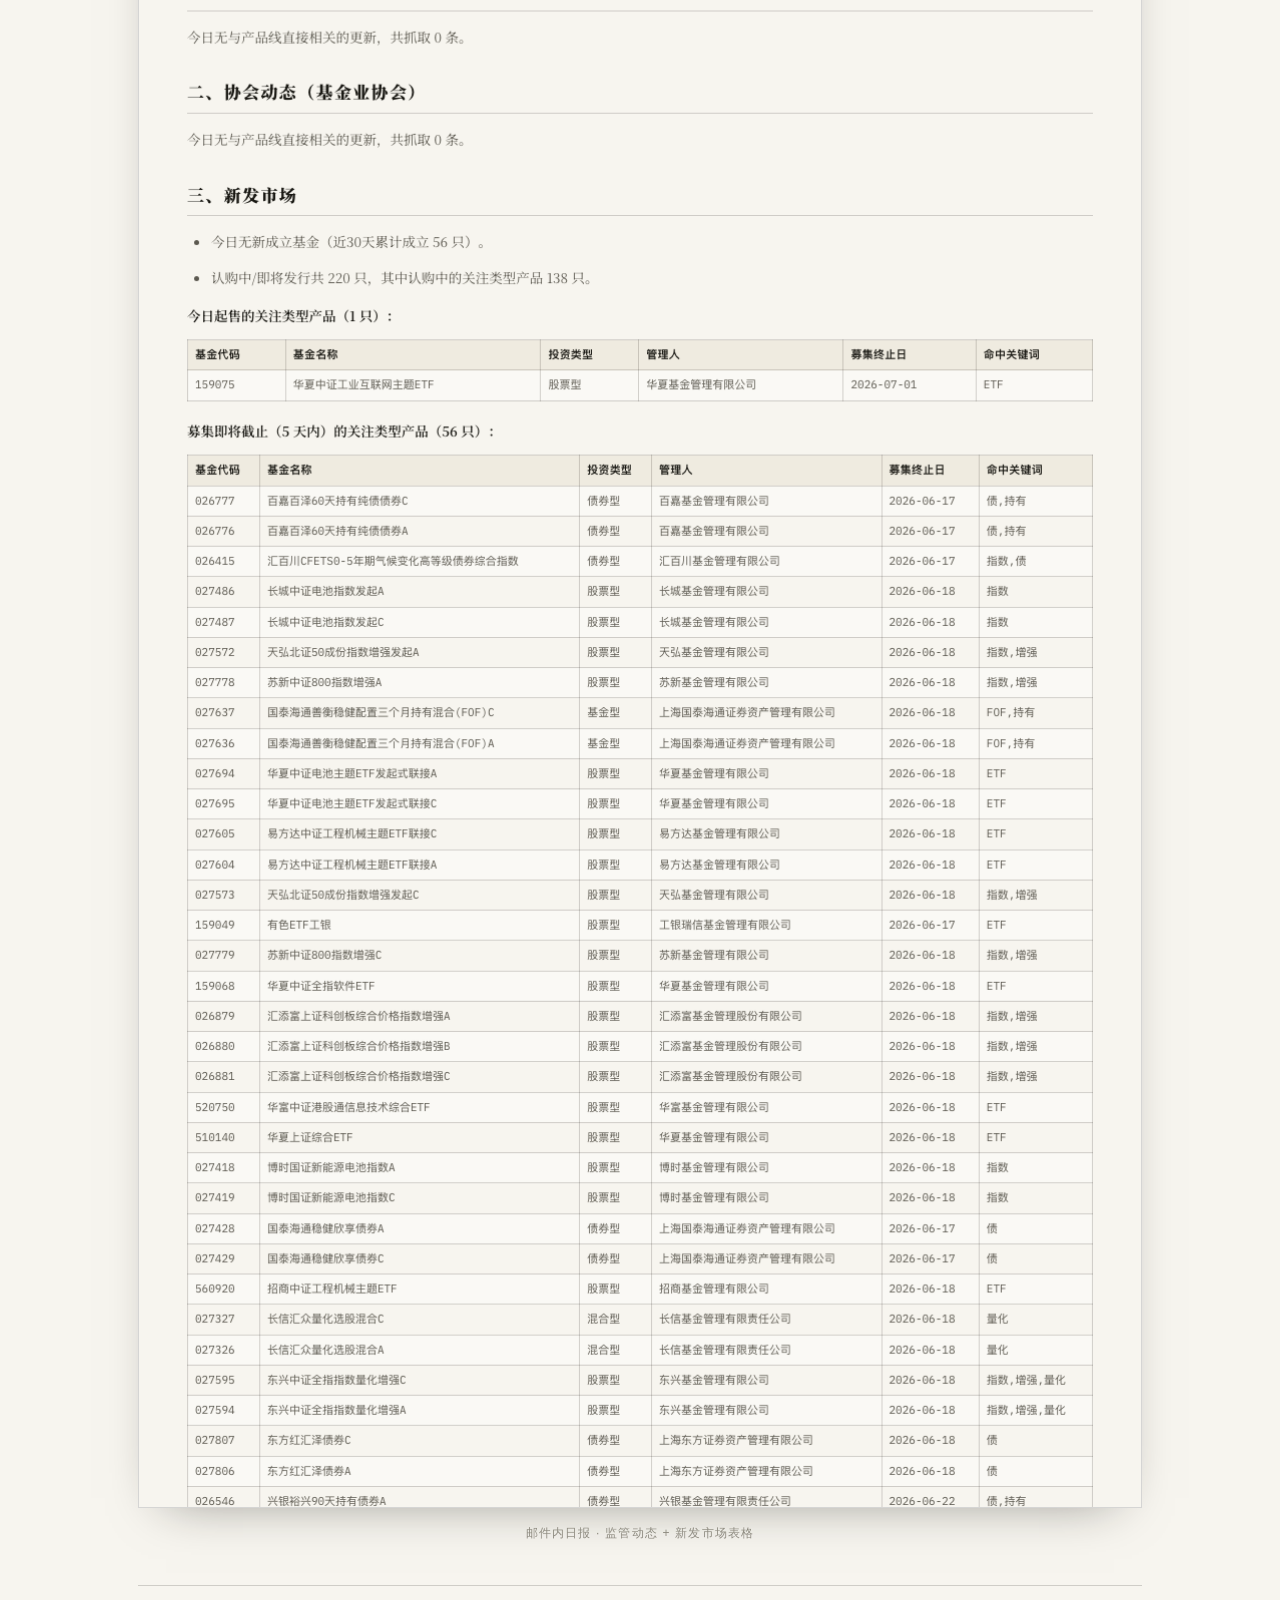
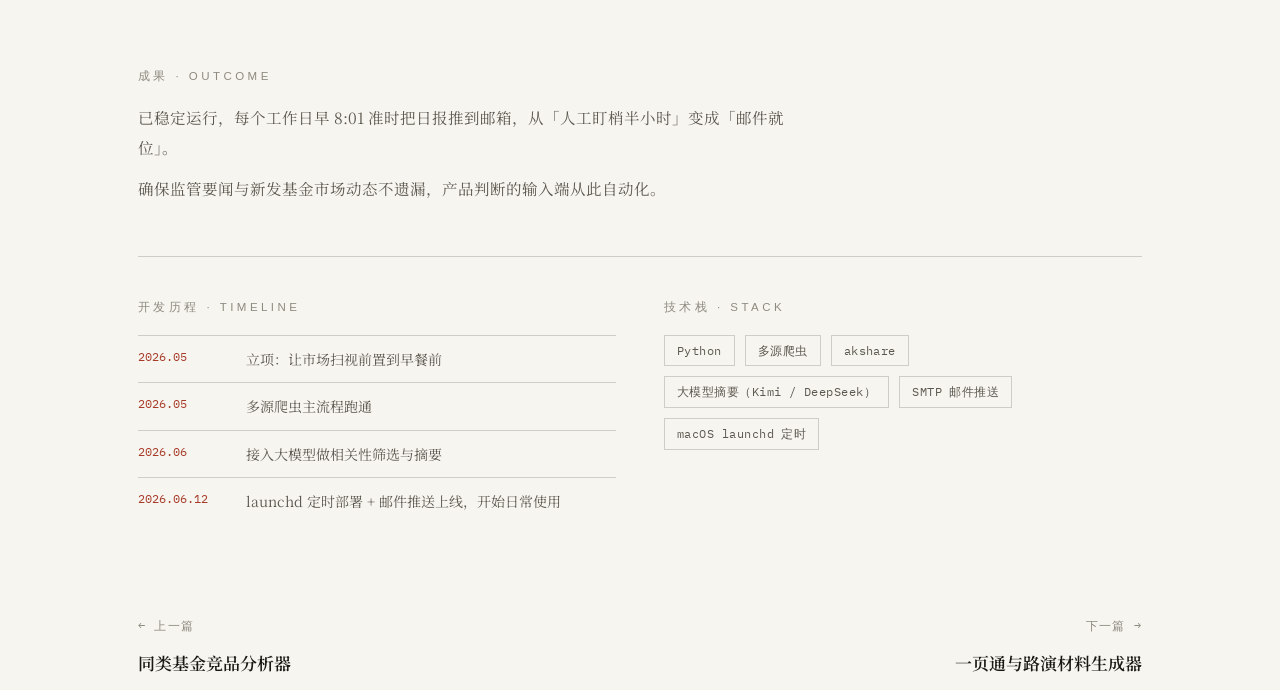
<file: works/reg-daily/index.html>
<!DOCTYPE html>
<html lang="zh-CN">
<head>
<meta charset="UTF-8">
<meta name="viewport" content="width=device-width, initial-scale=1.0">
<title>监管与新发市场监控日报 — 陆嵩元</title>
<meta name="description" content="工作日早八点自动抓取证监会、基金业协会与全市场新发基金，调用大模型生成日报并邮件推送。">
<link rel="preconnect" href="https://fonts.googleapis.com">
<link rel="preconnect" href="https://fonts.gstatic.com" crossorigin>
<link href="https://fonts.googleapis.com/css2?family=Noto+Serif+SC:wght@400;600;900&family=IBM+Plex+Mono:wght@400;500&display=swap" rel="stylesheet">
<link rel="stylesheet" href="/assets/styles.css?v=1783393974">
<script defer src="https://static.cloudflareinsights.com/beacon.min.js" data-cf-beacon='{"token": "c8428e9ed24644728c381ac19852c8ee"}'></script>
</head>
<body>
<div class="page">
<header class="masthead">
  <a class="brand" href="/" >陆嵩元</a>
  <nav>
    <a href="/#zuopin" aria-current="page">作品</a>
    <a href="/#guanyu" >关于</a>
    <a href="/#lianxi" >联系</a>
  </nav>
  <span class="mono">LU SONGYUAN · MMXXVI</span>
</header>


<section class="detail-hero reveal">
  <div class="issue-no">SECOND ISSUE · 2026</div>
  <h1>监管与新发市场监控日报</h1>
  <p class="d-slogan">每日八点自动出监管日报</p>
</section>

<div class="tldr reveal">
  <span class="tl-label">TL;DR</span>
  <p>每个工作日早 8 点，自动抓取证监会、基金业协会的当日政策动态，以及全市场新发基金数据，调用大模型筛选并生成日报，约 40 秒送达邮箱。已稳定运行，做产品判断从「人工盯梢」变成「邮件就位」。</p>
</div>

<section class="detail-sec reveal">
  <div class="ds-label">痛点 · PROBLEM</div>
  <p><b>监管信息分散</b>是产品岗信息流的天然痛点：证监会、基金业协会的政策更新各自散落在多个官网栏目，新发基金市场又要去 Wind 或同花顺单独跑数据。要做到「不遗漏」，传统流程依赖经验抽查或定期手动巡检，结构上不够稳。</p>
  <p>想要的是一个<b>系统化的信息底</b>——早上一打开邮箱，今天的监管要闻与新发市场就摆在那里，让产品判断的输入端从「靠盯」变成「邮件就位」。</p>
</section>

<section class="detail-sec reveal">
  <div class="ds-label">怎么做的 · HOW IT WORKS</div>
  <p>工具是一个 Python 后台作业，由 macOS launchd 在每个工作日早 8 点唤起。流程：① 多源爬虫并发抓证监会、基金业协会的当日栏目；② 用 akshare 抓全市场新发基金数据，按关注关键词过滤；③ 调用大模型对原始条目做相关性筛选与摘要；④ 渲染成 HTML 和 Markdown 日报；⑤ 通过 SMTP 推送到邮箱。</p>
  <p>做得最较真的两个工程细节：<b>稳定性</b>——加了「等网络就绪（最多 3 分钟）+ akshare 接口重试」两道保护，应对 Mac 唤醒后 WiFi 还没连上的情况；邮件 SMTP 加超时和重试，应对 QQ/163 临时不响应；<b>合规友好</b>——只抓公开列表页的标题与链接、请求间隔 3-5 秒、不绕过任何反爬，单源失败就标「请手动查看」而不是隐藏。</p>
  <div class="detail-term"><span class="ps">$ </span>python3 main.py<br><span class="cmd-out">→ output/daily_20260617.md + .html，邮件已发送（约 40 秒）</span></div>
</section>

<section class="shot reveal">
  <div class="ds-label" style="font-family:var(--sans);font-size:11.5px;letter-spacing:0.3em;color:var(--ink-faint);margin-bottom:20px;">真实输出 · OUTPUT</div>
  <div class="shot-frame"><img src="/assets/shots/reg_daily_email.png" alt="邮件内日报 · 监管动态 + 新发市场表格" loading="lazy"></div>
  <div class="shot-cap">邮件内日报 · 监管动态 + 新发市场表格</div>
</section>

<section class="detail-sec reveal">
  <div class="ds-label">成果 · OUTCOME</div>
  <p>已稳定运行，每个工作日早 8:01 准时把日报推到邮箱，从「人工盯梢半小时」变成「邮件就位」。</p>
  <p>确保监管要闻与新发基金市场动态不遗漏，产品判断的输入端从此自动化。</p>
</section>

<div class="detail-foot reveal">
  <div class="timeline">
    <div class="ds-label">开发历程 · TIMELINE</div>
    <div class="tl-step"><span class="tl-when">2026.05</span><span class="tl-what">立项：让市场扫视前置到早餐前</span></div>
    <div class="tl-step"><span class="tl-when">2026.05</span><span class="tl-what">多源爬虫主流程跑通</span></div>
    <div class="tl-step"><span class="tl-when">2026.06</span><span class="tl-what">接入大模型做相关性筛选与摘要</span></div>
    <div class="tl-step"><span class="tl-when">2026.06.12</span><span class="tl-what">launchd 定时部署 + 邮件推送上线，开始日常使用</span></div>
  </div>
  <div class="tech-stack">
    <div class="ds-label">技术栈 · STACK</div>
    <div class="ts-tags"><span>Python</span><span>多源爬虫</span><span>akshare</span><span>大模型摘要（Kimi / DeepSeek）</span><span>SMTP 邮件推送</span><span>macOS launchd 定时</span></div>
  </div>
</div>

<nav class="pager reveal">
  <a class="prev" href="/works/fund-tool/"><span class="pg-dir">← 上一篇</span><span class="pg-name">同类基金竞品分析器</span></a>
  <a class="next" href="/works/pitch-tool/"><span class="pg-dir">下一篇 →</span><span class="pg-name">一页通与路演材料生成器</span></a>
</nav>

</div><!-- /.page -->
<script src="/assets/scripts.js?v=1783393974"></script>
</body>
</html>
</file>
<file: assets/styles.css>
/* ============================================================
   陆嵩元 · 个人站点 公共样式
   上半部分：从原 index.template.html 原样抽出（首页视觉不变）
   下半部分：多页站点新增（导览卡 / 详情页 / 过渡 / 导航高亮 / 联系页）
   ============================================================ */

:root {
  --paper: #F7F5EF;
  --ink: #191813;
  --ink-soft: #5C5950;
  --ink-faint: #8E8B80;
  --hair: rgba(25, 24, 19, 0.18);
  --hair-strong: rgba(25, 24, 19, 0.85);
  --seal: #A63B2A;
  --serif: "Noto Serif SC", "Songti SC", serif;
  --sans: "PingFang SC", "Microsoft YaHei", sans-serif;
  --mono: "IBM Plex Mono", "Menlo", monospace;
}
* { margin: 0; padding: 0; box-sizing: border-box; }
html { scroll-behavior: smooth; }
section.chapter { scroll-margin-top: 80px; }
body {
  background: var(--paper);
  color: var(--ink);
  font-family: var(--serif);
  font-size: 16px;
  line-height: 1.9;
  -webkit-font-smoothing: antialiased;
}
::selection { background: var(--seal); color: var(--paper); }
.page { max-width: 1060px; margin: 0 auto; padding: 0 28px; }

.label {
  font-family: var(--sans);
  font-size: 12px;
  letter-spacing: 0.32em;
  color: var(--ink-soft);
}
.mono { font-family: var(--mono); }

.masthead {
  display: flex;
  justify-content: space-between;
  align-items: baseline;
  position: sticky;
  top: 0;
  z-index: 100;
  background: var(--paper);
  margin: 0 -28px;
  padding: 18px 28px 14px;
  border-bottom: 1px solid var(--hair-strong);
}
.masthead .mono { font-size: 12px; color: var(--ink-faint); letter-spacing: 0.08em; }
.masthead nav { display: flex; gap: 28px; }
.masthead nav a {
  font-family: var(--sans); font-size: 13px; letter-spacing: 0.2em;
  color: var(--ink); text-decoration: none; position: relative;
  white-space: nowrap;
}
.masthead nav a::after {
  content: ""; position: absolute; left: 0; bottom: -4px;
  width: 100%; height: 1px; background: var(--seal);
  transform: scaleX(0); transform-origin: left;
  transition: transform 0.4s cubic-bezier(0.4, 0, 0.2, 1);
}
.masthead nav a:hover::after { transform: scaleX(1); }
.masthead nav a:hover { color: var(--seal); }

.hero { position: relative; padding: 88px 0 64px; border-bottom: 1px solid var(--hair-strong); }
.hero-kicker { display: flex; align-items: center; gap: 16px; margin-bottom: 28px; }
.hero-kicker .rule { flex: 0 0 56px; height: 1px; background: var(--ink); }
h1.name {
  font-size: clamp(84px, 15vw, 168px);
  font-weight: 900;
  line-height: 1.05;
  letter-spacing: 0.06em;
  margin-left: -6px;
}
.hero-tagline {
  font-size: clamp(20px, 2.6vw, 26px);
  font-weight: 600;
  margin-top: 36px;
  max-width: 30em;
}
.hero-intro {
  margin-top: 20px;
  max-width: 38em;
  color: var(--ink-soft);
  font-size: 15px;
}
.hero-vertical {
  position: absolute; top: 92px; right: 0;
  writing-mode: vertical-rl;
  font-size: 15px; letter-spacing: 0.6em;
  color: var(--ink-soft);
  border-left: 1px solid var(--hair);
  padding-left: 18px;
  height: 300px;
}
.hero-meta {
  display: flex; flex-wrap: wrap; gap: 12px 36px;
  margin-top: 48px; padding-top: 18px;
  border-top: 1px solid var(--hair);
}
.hero-meta div { font-family: var(--mono); font-size: 12.5px; color: var(--ink-soft); letter-spacing: 0.04em; }
.hero-meta b { font-weight: 500; color: var(--ink); }

.stats { display: grid; grid-template-columns: repeat(4, 1fr); border-bottom: 1px solid var(--hair-strong); }
.stat { padding: 34px 8px 30px; text-align: center; }
.stat + .stat { border-left: 1px solid var(--hair); }
.stat .num { font-family: var(--mono); font-size: clamp(30px, 4.5vw, 44px); font-weight: 500; line-height: 1.2; }
.stat .num em { font-style: normal; font-size: 0.5em; color: var(--seal); }
.stat .cap { font-family: var(--sans); font-size: 12px; letter-spacing: 0.24em; color: var(--ink-soft); margin-top: 8px; }

section.chapter { padding: 76px 0 70px; border-bottom: 1px solid var(--hair-strong); }
.chapter-head { display: flex; align-items: baseline; gap: 20px; margin-bottom: 52px; }
.chapter-head .no { font-size: 15px; color: var(--seal); letter-spacing: 0.3em; }
.chapter-head h2 { font-size: clamp(30px, 4.2vw, 42px); font-weight: 900; letter-spacing: 0.12em; }
.chapter-head .en { font-family: var(--mono); font-size: 12px; color: var(--ink-faint); letter-spacing: 0.18em; margin-left: auto; }

.work-block { display: grid; grid-template-columns: 220px 1fr; gap: 28px; padding: 30px 0; border-top: 1px solid var(--hair); }
.work-block:first-of-type { border-top: none; padding-top: 0; }
.work-side .org { font-size: 19px; font-weight: 600; line-height: 1.5; }
.work-side .role { font-family: var(--sans); font-size: 13px; color: var(--ink-soft); margin-top: 6px; letter-spacing: 0.06em; }
.work-side .period { font-family: var(--mono); font-size: 12px; color: var(--ink-faint); margin-top: 10px; }
.work-main ul { list-style: none; }
.work-main li { position: relative; padding-left: 22px; margin-bottom: 10px; font-size: 15px; color: var(--ink-soft); }
.work-main li::before { content: "—"; position: absolute; left: 0; color: var(--seal); }
.work-main li b { color: var(--ink); font-weight: 600; margin-right: 0.45em; }

.proj { padding: 56px 0; border-top: 1px solid var(--hair); }
.proj:first-of-type { border-top: none; padding-top: 0; }
.proj-head { display: flex; align-items: baseline; gap: 18px; flex-wrap: wrap; }
.proj-head .idx { font-family: var(--mono); font-size: 14px; color: var(--seal); }
.proj-head h3 { font-size: clamp(26px, 3.6vw, 36px); font-weight: 900; letter-spacing: 0.04em; }
.proj-head .slogan { font-family: var(--sans); font-size: 14px; color: var(--ink-soft); letter-spacing: 0.12em; }
.proj-body { display: grid; grid-template-columns: 1fr 1fr; gap: 18px 48px; margin-top: 30px; }
.proj-cell .cell-label { font-family: var(--sans); font-size: 11.5px; letter-spacing: 0.3em; color: var(--ink-faint); margin-bottom: 8px; }
.proj-cell p { font-size: 15px; color: var(--ink-soft); }
.proj-cell p b { color: var(--ink); font-weight: 600; }
.proj-term {
  grid-column: 1 / -1;
  font-family: var(--mono); font-size: 13px;
  background: var(--ink); color: #E8E5DC;
  padding: 14px 20px; margin-top: 10px;
  overflow-x: auto; white-space: nowrap;
}
.proj-term .ps { color: #9A968A; }
.proj-term .cmd-out { color: #8FA88F; }
.proj-tags { grid-column: 1 / -1; display: flex; flex-wrap: wrap; gap: 10px; margin-top: 4px; }
.proj-tags span {
  font-family: var(--mono); font-size: 11.5px; color: var(--ink-soft);
  border: 1px solid var(--hair); padding: 4px 12px; letter-spacing: 0.04em;
}

.edu-row { padding: 26px 0; border-top: 1px solid var(--hair); }
.edu-row:first-of-type { border-top: none; padding-top: 0; }
.edu-head { display: grid; grid-template-columns: 150px 1fr 220px; gap: 24px; align-items: baseline; }
.edu-head .period { font-family: var(--mono); font-size: 12.5px; color: var(--ink-faint); }
.edu-head .school { font-size: 20px; font-weight: 600; }
.edu-head .degree { font-family: var(--sans); font-size: 13.5px; color: var(--ink-soft); text-align: right; letter-spacing: 0.06em; }
.edu-detail { margin-top: 16px; margin-left: 174px; display: grid; row-gap: 8px; }
.edu-detail .row { display: grid; grid-template-columns: 80px 1fr; gap: 14px; align-items: baseline; }
.edu-detail .label { font-family: var(--mono); font-size: 11px; color: var(--ink-faint); letter-spacing: 0.18em; text-transform: uppercase; padding-top: 2px; }
.edu-detail .val { font-size: 14px; color: var(--ink-soft); line-height: 1.75; }
.edu-detail .courses span { display: inline-block; margin-right: 14px; }
.edu-detail .courses span::after { content: "·"; color: var(--ink-faint); margin-left: 14px; }
.edu-detail .courses span:last-child::after { content: ""; margin-left: 0; }

.skills-grid { display: grid; grid-template-columns: repeat(3, 1fr); gap: 40px; }
.skill .skill-no { font-family: var(--mono); font-size: 12px; color: var(--seal); margin-bottom: 12px; }
.skill p { font-size: 15px; color: var(--ink-soft); }
.skill p b { color: var(--ink); font-weight: 600; margin-right: 0.45em; }

footer { padding: 80px 0 60px; position: relative; }
.foot-line { font-size: clamp(22px, 3vw, 30px); font-weight: 600; max-width: 26em; }
.foot-contact { margin-top: 44px; display: flex; flex-wrap: wrap; gap: 14px 48px; }
.foot-contact a, .foot-contact span { font-family: var(--mono); font-size: 14px; color: var(--ink); text-decoration: none; border-bottom: 1px solid var(--hair); padding-bottom: 3px; }
.foot-contact a { position: relative; transition: color 0.35s ease; }
.foot-contact a::after {
  content: ""; position: absolute; left: 0; bottom: -1px;
  width: 100%; height: 1px; background: var(--seal);
  transform: scaleX(0); transform-origin: left;
  transition: transform 0.45s cubic-bezier(0.4, 0, 0.2, 1);
}
.foot-contact a:hover { color: var(--seal); }
.foot-contact a:hover::after { transform: scaleX(1); }
.foot-note { margin-top: 56px; font-family: var(--sans); font-size: 12px; color: var(--ink-faint); letter-spacing: 0.1em; }

.reveal { opacity: 0; transform: translateY(26px); transition: opacity 0.8s ease, transform 0.8s ease; }
.reveal.on { opacity: 1; transform: none; }

.chapter-head.reveal { opacity: 1; transform: none; transition: none; }
.chapter-head h2 .ch {
  display: inline-block; opacity: 0; transform: translateY(0.5em);
  transition: opacity 0.7s ease, transform 0.7s cubic-bezier(0.4, 0, 0.2, 1);
}
.chapter-head.on h2 .ch { opacity: 1; transform: none; }

.stat .num .prefix { font-style: normal; }
.stat .num .count { display: inline-block; font-variant-numeric: tabular-nums; }

@media (max-width: 760px) {
  .hero-vertical { display: none; }
  .stats { grid-template-columns: repeat(2, 1fr); }
  .stat:nth-child(3) { border-left: none; }
  .stat:nth-child(n+3) { border-top: 1px solid var(--hair); }
  .work-block, .proj-body { grid-template-columns: 1fr; }
  .edu-head { grid-template-columns: 1fr; gap: 4px; }
  .edu-head .degree { text-align: left; }
  .edu-detail { margin-left: 0; margin-top: 12px; }
  .edu-detail .row { grid-template-columns: 1fr; gap: 2px; }
  .skills-grid { grid-template-columns: 1fr; }
  .masthead nav { gap: 16px; }
  .masthead .mono, .masthead .label { display: none; }
  .masthead { justify-content: center; gap: 18px; }
  .masthead .brand { margin-right: 6px; }
}

/* —— 首页 4 屏分屏（桌面，:has 限定只在 home 生效，详情页不受影响）—— */
@media (min-width: 761px) {
  html:has(.panels) { scroll-snap-type: y mandatory; }
  .panel {
    min-height: 100vh;
    scroll-snap-align: start;
    scroll-snap-stop: always;
    padding: 80px 0 40px;
    box-sizing: border-box;
    display: flex;
    flex-direction: column;
    justify-content: center;
    position: relative;
  }
  .panel-inner { width: 100%; }
  /* panel 内重置原章节容器的 padding/border —— 避免双重间距 */
  .panel .hero { padding: 0; border-bottom: none; }
  .panel .stats { margin-top: 40px; border-bottom: none; }
  .panel .chapter-head { margin-bottom: 44px; }
}

/* ============================================================
   ↓↓↓ 多页站点新增样式 ↓↓↓
   ============================================================ */

/* —— 跨页过渡（View Transitions API · MPA 模式）——
   支持的浏览器翻页时整页淡入推移；不支持的自动普通跳转 */
@view-transition { navigation: auto; }
@media (prefers-reduced-motion: no-preference) {
  ::view-transition-old(root) { animation: vt-out 0.32s cubic-bezier(0.4, 0, 0.2, 1) both; }
  ::view-transition-new(root) { animation: vt-in 0.42s cubic-bezier(0.4, 0, 0.2, 1) both; }
}
@keyframes vt-out { to { opacity: 0; transform: translateY(-14px); } }
@keyframes vt-in { from { opacity: 0; transform: translateY(22px); } }

/* —— 导航：品牌名 + 当前页高亮 —— */
.masthead .brand {
  font-family: var(--serif); font-size: 17px; font-weight: 600;
  color: var(--ink); text-decoration: none; letter-spacing: 0.06em;
}
.masthead .brand:hover { color: var(--seal); }
.masthead nav a[aria-current="page"] { color: var(--seal); }
.masthead nav a[aria-current="page"]::after { transform: scaleX(1); }

/* —— 首页：作品导览卡（方案甲，精简） —— */
.work-cards { display: grid; grid-template-columns: repeat(3, 1fr); gap: 0; border-top: 1px solid var(--hair); }
.work-card {
  display: flex; flex-direction: column;
  padding: 34px 26px 30px; text-decoration: none; color: inherit;
  border-left: 1px solid var(--hair);
  transition: background 0.4s ease;
  position: relative;
}
.work-card:first-child { border-left: none; }
.work-card:hover { background: rgba(166, 59, 42, 0.04); }
.work-card .wc-idx { font-family: var(--mono); font-size: 13px; color: var(--seal); }
.work-card .wc-name { font-size: 21px; font-weight: 900; letter-spacing: 0.04em; margin-top: 18px; line-height: 1.4; }
.work-card .wc-slogan { font-family: var(--sans); font-size: 13px; color: var(--ink-soft); margin-top: 12px; letter-spacing: 0.08em; }
.work-card .wc-pain { font-size: 14px; color: var(--ink-soft); margin-top: 16px; flex: 1; }
.work-card .wc-more {
  font-family: var(--mono); font-size: 12.5px; color: var(--ink); margin-top: 22px;
  letter-spacing: 0.06em; position: relative; display: inline-block;
}
.work-card .wc-more .arrow { transition: transform 0.35s cubic-bezier(0.4, 0, 0.2, 1); display: inline-block; }
.work-card:hover .wc-more { color: var(--seal); }
.work-card:hover .wc-more .arrow { transform: translateX(6px); }

/* —— 作品详情页 —— */
.detail-hero { padding: 64px 0 40px; border-bottom: 1px solid var(--hair-strong); }
.issue-no { font-family: var(--mono); font-size: 13px; color: var(--seal); letter-spacing: 0.16em; }
.detail-hero h1 {
  font-size: clamp(40px, 7vw, 76px); font-weight: 900; line-height: 1.08;
  letter-spacing: 0.04em; margin-top: 22px;
}
.detail-hero .d-slogan { font-family: var(--sans); font-size: clamp(15px, 2vw, 18px); color: var(--ink-soft); margin-top: 24px; letter-spacing: 0.08em; }

.tldr {
  display: grid; grid-template-columns: 80px 1fr; gap: 20px; align-items: baseline;
  padding: 32px 0; border-bottom: 1px solid var(--hair);
}
.tldr .tl-label { font-family: var(--mono); font-size: 12px; color: var(--seal); letter-spacing: 0.2em; }
.tldr p { font-size: clamp(16px, 2vw, 19px); font-weight: 600; line-height: 1.7; }

.detail-sec { padding: 40px 0; border-bottom: 1px solid var(--hair); }
.detail-sec .ds-label { font-family: var(--sans); font-size: 11.5px; letter-spacing: 0.3em; color: var(--ink-faint); margin-bottom: 16px; }
.detail-sec p { font-size: 15.5px; color: var(--ink-soft); max-width: 42em; margin-bottom: 12px; }
.detail-sec p b { color: var(--ink); font-weight: 600; }

/* 截图区 */
.shot { margin: 40px 0; padding: 40px 0; border-bottom: 1px solid var(--hair); }
.shot-frame {
  border: 1px solid var(--hair); background: #fff;
  box-shadow: 0 18px 50px -28px rgba(25,24,19,0.5);
  overflow: hidden;
}
.shot-frame img { display: block; width: 100%; height: auto; }
.shot-cap { font-family: var(--sans); font-size: 12px; color: var(--ink-faint); letter-spacing: 0.1em; margin-top: 14px; text-align: center; }
.shot-grid { display: grid; grid-template-columns: 1fr 1fr; gap: 24px; }

/* 命令行 demo（复用 proj-term 风格） */
.detail-term {
  font-family: var(--mono); font-size: 13px;
  background: var(--ink); color: #E8E5DC;
  padding: 16px 22px; margin: 28px 0;
  overflow-x: auto; white-space: nowrap;
}
.detail-term .ps { color: #9A968A; }
.detail-term .cmd-out { color: #8FA88F; }

/* 时间线 + 技术栈 */
.detail-foot { display: grid; grid-template-columns: 1fr 1fr; gap: 48px; padding: 40px 0; }
.timeline .tl-step { display: grid; grid-template-columns: 92px 1fr; gap: 16px; padding: 10px 0; border-top: 1px solid var(--hair); font-size: 14px; }
.timeline .tl-step:first-child { border-top: none; }
.timeline .tl-when { font-family: var(--mono); font-size: 12px; color: var(--seal); }
.timeline .tl-what { color: var(--ink-soft); }
.tech-stack .ts-tags { display: flex; flex-wrap: wrap; gap: 10px; }
.tech-stack .ts-tags span { font-family: var(--mono); font-size: 11.5px; color: var(--ink-soft); border: 1px solid var(--hair); padding: 4px 12px; letter-spacing: 0.04em; }
.detail-foot .ds-label { font-family: var(--sans); font-size: 11.5px; letter-spacing: 0.3em; color: var(--ink-faint); margin-bottom: 16px; }

/* 上一篇 / 下一篇 */
.pager { display: flex; justify-content: space-between; gap: 20px; padding: 44px 0 10px; }
.pager a { text-decoration: none; color: var(--ink); max-width: 46%; }
.pager a .pg-dir { font-family: var(--mono); font-size: 12px; color: var(--ink-faint); letter-spacing: 0.1em; }
.pager a .pg-name { display: block; font-size: 17px; font-weight: 600; margin-top: 8px; transition: color 0.3s ease; }
.pager a.next { text-align: right; margin-left: auto; }
.pager a:hover .pg-name { color: var(--seal); }
.pager a.disabled { visibility: hidden; }

/* —— 联系页 —— */
.contact-hero { padding: 72px 0 48px; }
.contact-hero h1 { font-size: clamp(48px, 9vw, 104px); font-weight: 900; letter-spacing: 0.05em; line-height: 1.05; }
.contact-hero .ch-sub { font-size: clamp(17px, 2.3vw, 22px); font-weight: 600; color: var(--ink-soft); margin-top: 26px; max-width: 24em; }
.contact-list { display: grid; gap: 0; border-top: 1px solid var(--hair-strong); margin-top: 8px; }
.contact-row {
  display: grid; grid-template-columns: 160px 1fr auto; gap: 20px; align-items: baseline;
  padding: 24px 0; border-bottom: 1px solid var(--hair); text-decoration: none; color: inherit;
}
.contact-row .cr-label { font-family: var(--sans); font-size: 12px; letter-spacing: 0.24em; color: var(--ink-faint); }
.contact-row .cr-val { font-family: var(--mono); font-size: clamp(16px, 2.4vw, 22px); color: var(--ink); letter-spacing: 0.02em; }
.contact-row .cr-act { font-family: var(--mono); font-size: 12.5px; color: var(--seal); opacity: 0; transition: opacity 0.3s ease; }
a.contact-row:hover .cr-val { color: var(--seal); }
a.contact-row:hover .cr-act { opacity: 1; }

@media (max-width: 760px) {
  .work-cards { grid-template-columns: 1fr; }
  .work-card { border-left: none; border-top: 1px solid var(--hair); }
  .work-card:first-child { border-top: none; }
  .shot-grid { grid-template-columns: 1fr; }
  .detail-foot { grid-template-columns: 1fr; gap: 32px; }
  .contact-row { grid-template-columns: 1fr; gap: 4px; }
  .contact-row .cr-act { display: none; }
}

/* ============================================================
   ↓↓↓ about 详情页新区段 ↓↓↓
   ============================================================ */

/* 通用 tag 云（独立样式，不依赖 .tech-stack 父级） */
.ts-tags { display: flex; flex-wrap: wrap; gap: 10px; }
.ts-tags span { font-family: var(--mono); font-size: 11.5px; color: var(--ink-soft); border: 1px solid var(--hair); padding: 4px 12px; letter-spacing: 0.04em; }
.ts-tags.ts-soft span { font-family: var(--serif); font-size: 13.5px; letter-spacing: 0; padding: 6px 14px; color: var(--ink); }

/* 代表产物 · 迷你卡 */
.proj-grid { display: grid; grid-template-columns: repeat(3, 1fr); gap: 0; border-top: 1px solid var(--hair); margin-top: 4px; }
.proj-card { padding: 24px 22px; border-left: 1px solid var(--hair); display: flex; flex-direction: column; gap: 10px; }
.proj-card:first-child { border-left: none; }
.proj-card .pc-name { font-size: 16px; font-weight: 600; line-height: 1.5; }
.proj-card .pc-type { font-family: var(--mono); font-size: 12px; color: var(--seal); letter-spacing: 0.06em; }
.proj-card .pc-role { font-family: var(--sans); font-size: 12.5px; color: var(--ink-soft); }
.proj-foot { font-size: 14.5px; color: var(--ink-soft); margin-top: 18px; max-width: none; }
.proj-foot b { color: var(--seal); font-weight: 600; }

/* 跨学科 · 3 段并列 */
.cross-grid { display: grid; grid-template-columns: repeat(3, 1fr); gap: 0; border-top: 1px solid var(--hair); margin-top: 4px; }
.cross-row { padding: 28px 22px; border-left: 1px solid var(--hair); display: flex; flex-direction: column; gap: 10px; }
.cross-row:first-child { border-left: none; }
.cross-row .cr-head { display: flex; align-items: baseline; gap: 12px; flex-wrap: wrap; }
.cross-row .cr-no { font-family: var(--mono); font-size: 13px; color: var(--seal); letter-spacing: 0.12em; }
.cross-row .cr-name { font-size: 19px; font-weight: 900; letter-spacing: 0.05em; }
.cross-row .cr-from { font-family: var(--mono); font-size: 11.5px; color: var(--ink-faint); flex-basis: 100%; margin-top: 2px; }
.cross-row .cr-blurb { font-size: 14px; color: var(--ink-soft); max-width: none; line-height: 1.85; }

/* 三条信条 · 卡片化 */
.creed-list { display: grid; gap: 0; border-top: 1px solid var(--hair); margin-top: 4px; }
.creed { padding: 30px 0 30px; border-bottom: 1px solid var(--hair); }
.creed:last-child { border-bottom: none; }
.creed-head { display: flex; align-items: baseline; gap: 18px; margin-bottom: 14px; }
.creed-head .creed-no { font-family: var(--mono); font-size: 14px; color: var(--seal); letter-spacing: 0.16em; }
.creed-head .creed-name { font-size: 22px; font-weight: 900; letter-spacing: 0.05em; }
.creed-lead { font-size: 16px; color: var(--ink); margin-bottom: 12px; max-width: 42em; }
.creed-ev { font-size: 14.5px; color: var(--ink-soft); max-width: 42em; line-height: 1.85; }

@media (max-width: 760px) {
  .proj-grid, .cross-grid { grid-template-columns: 1fr; }
  .proj-card, .cross-row { border-left: none; border-top: 1px solid var(--hair); }
  .proj-card:first-child, .cross-row:first-child { border-top: none; }
}
</file>
